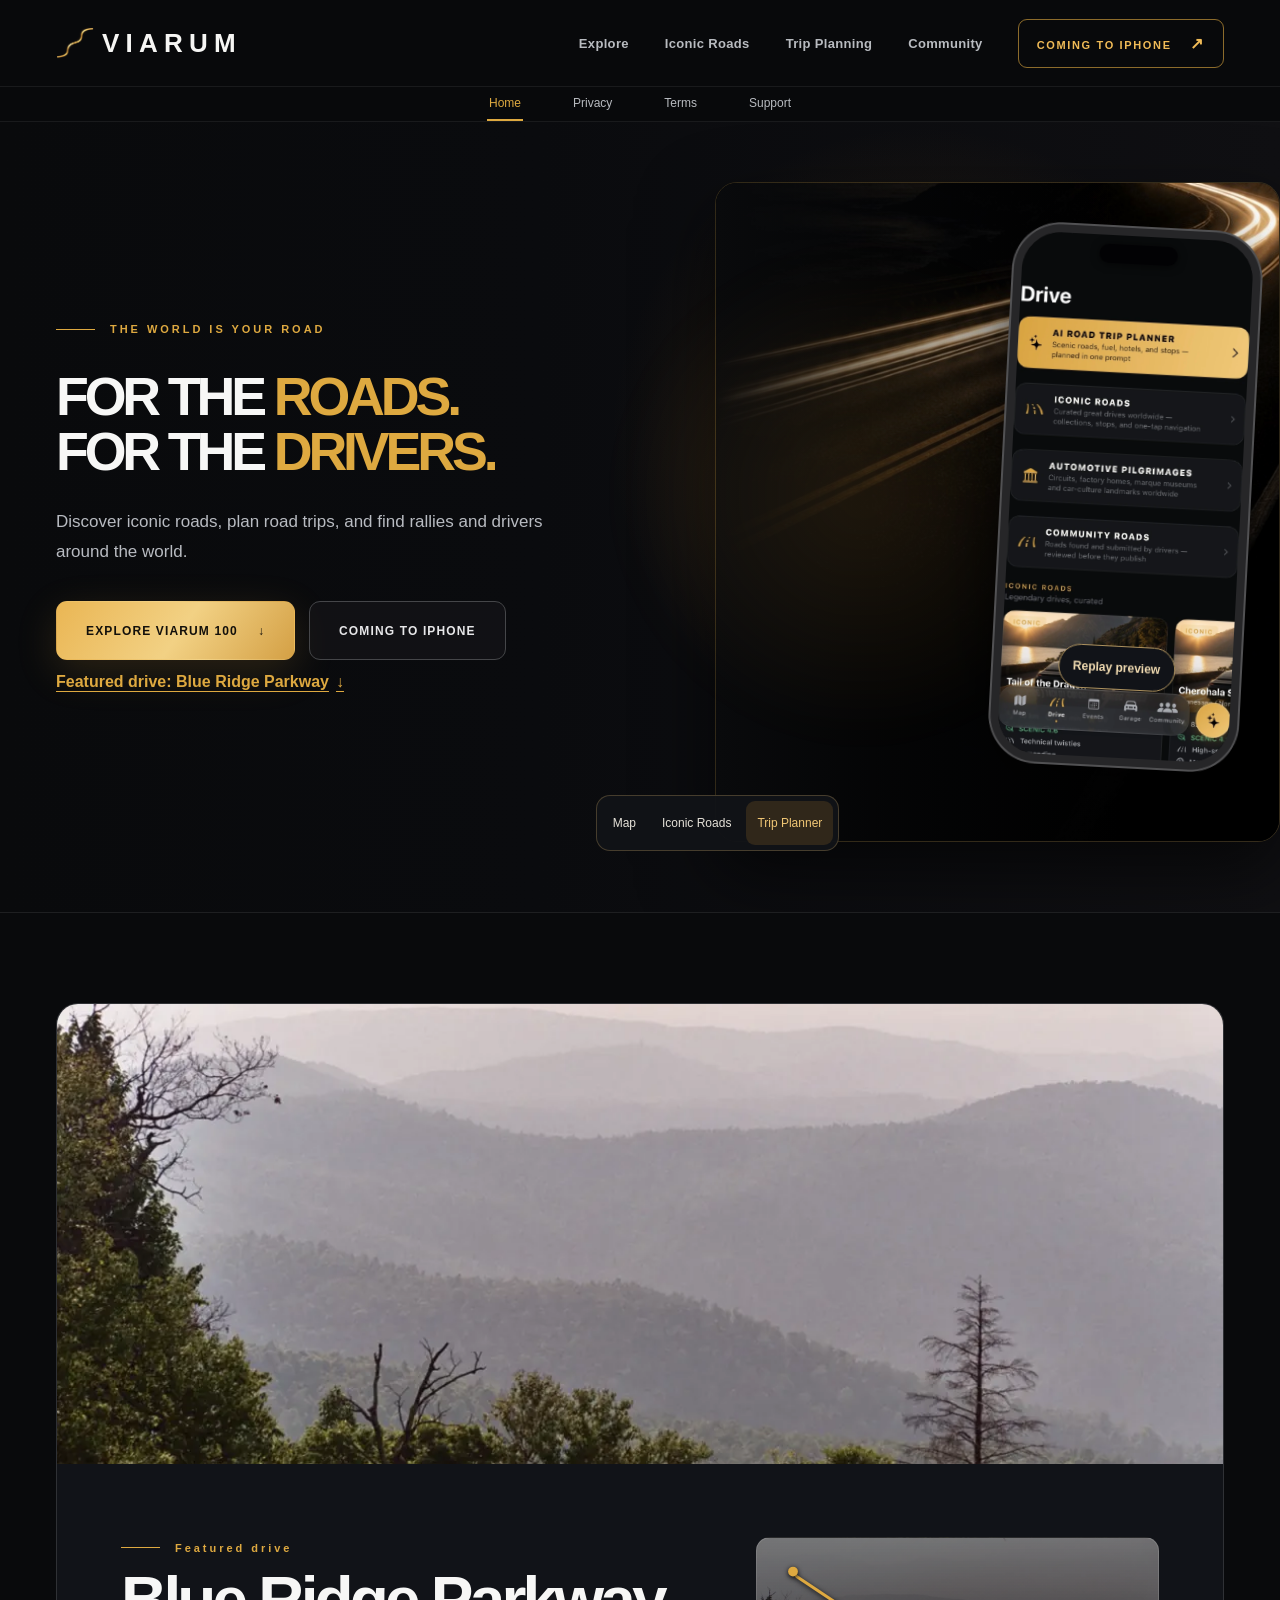
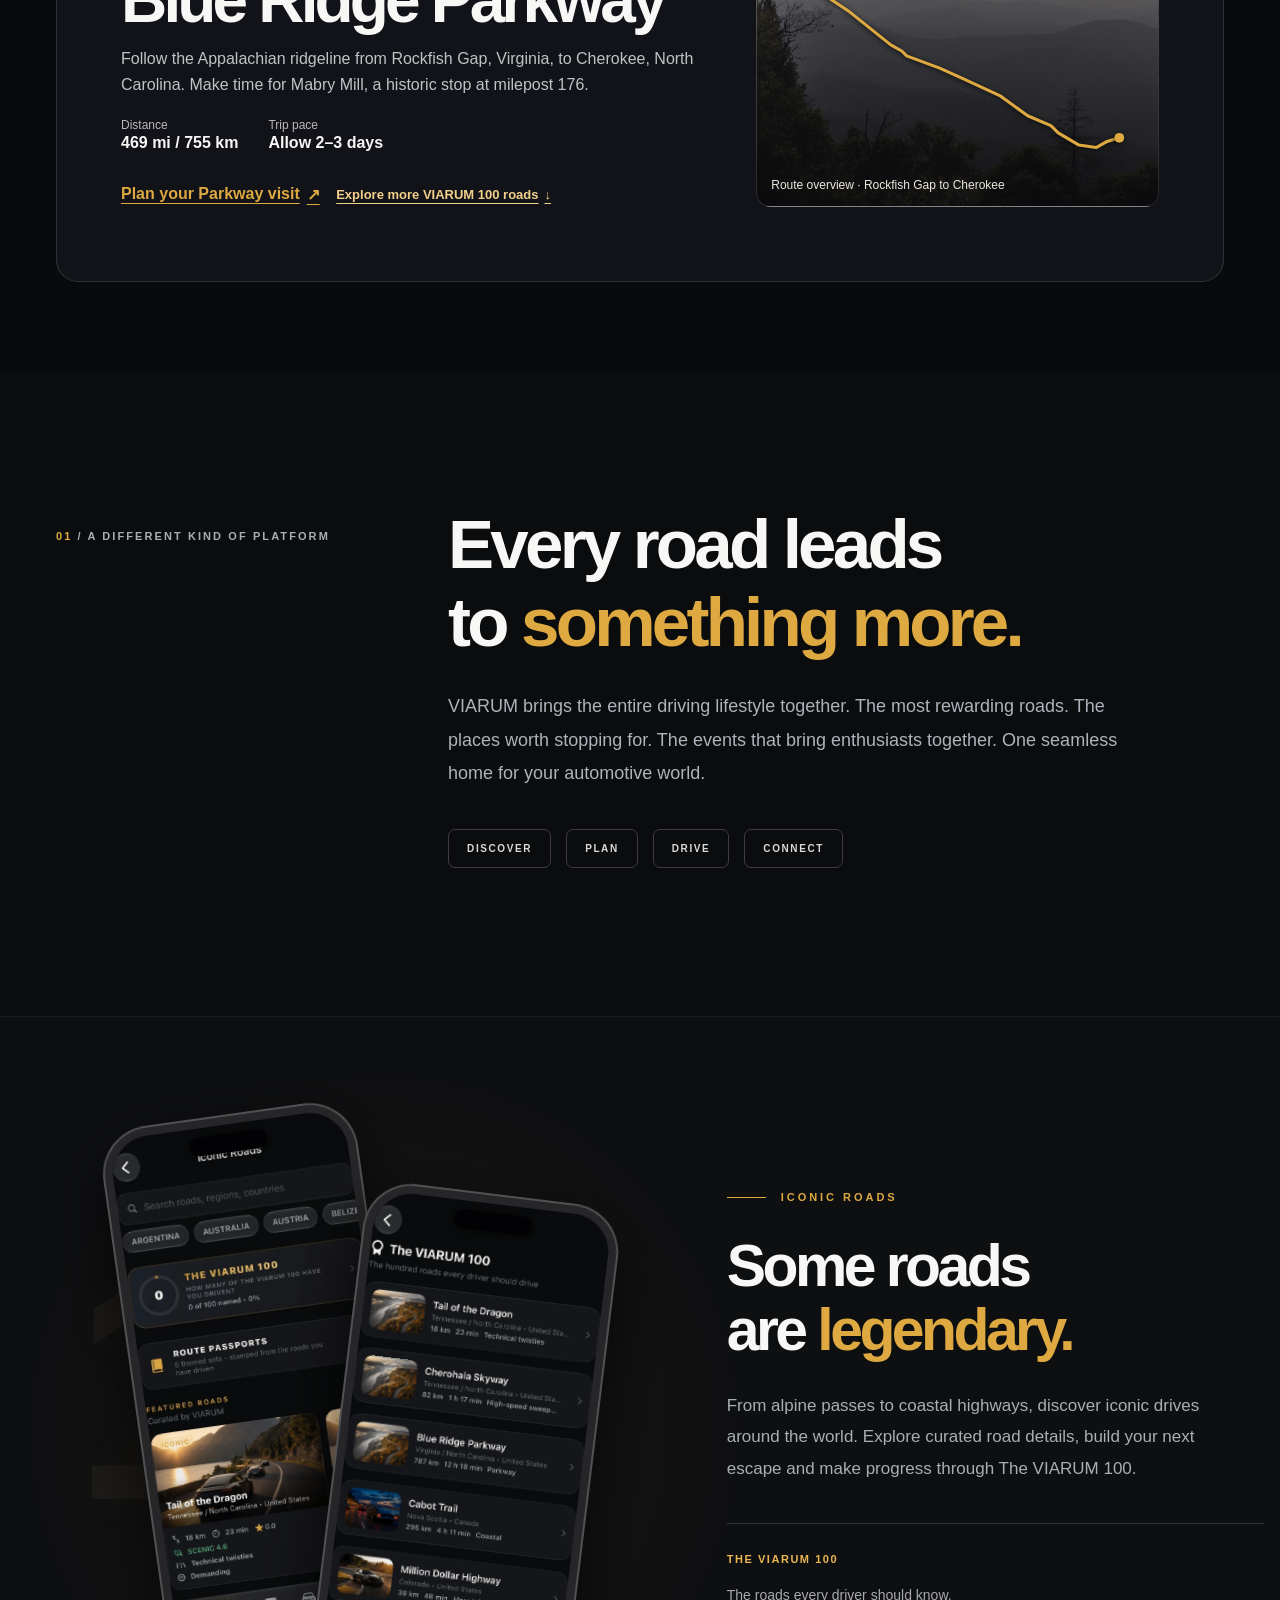
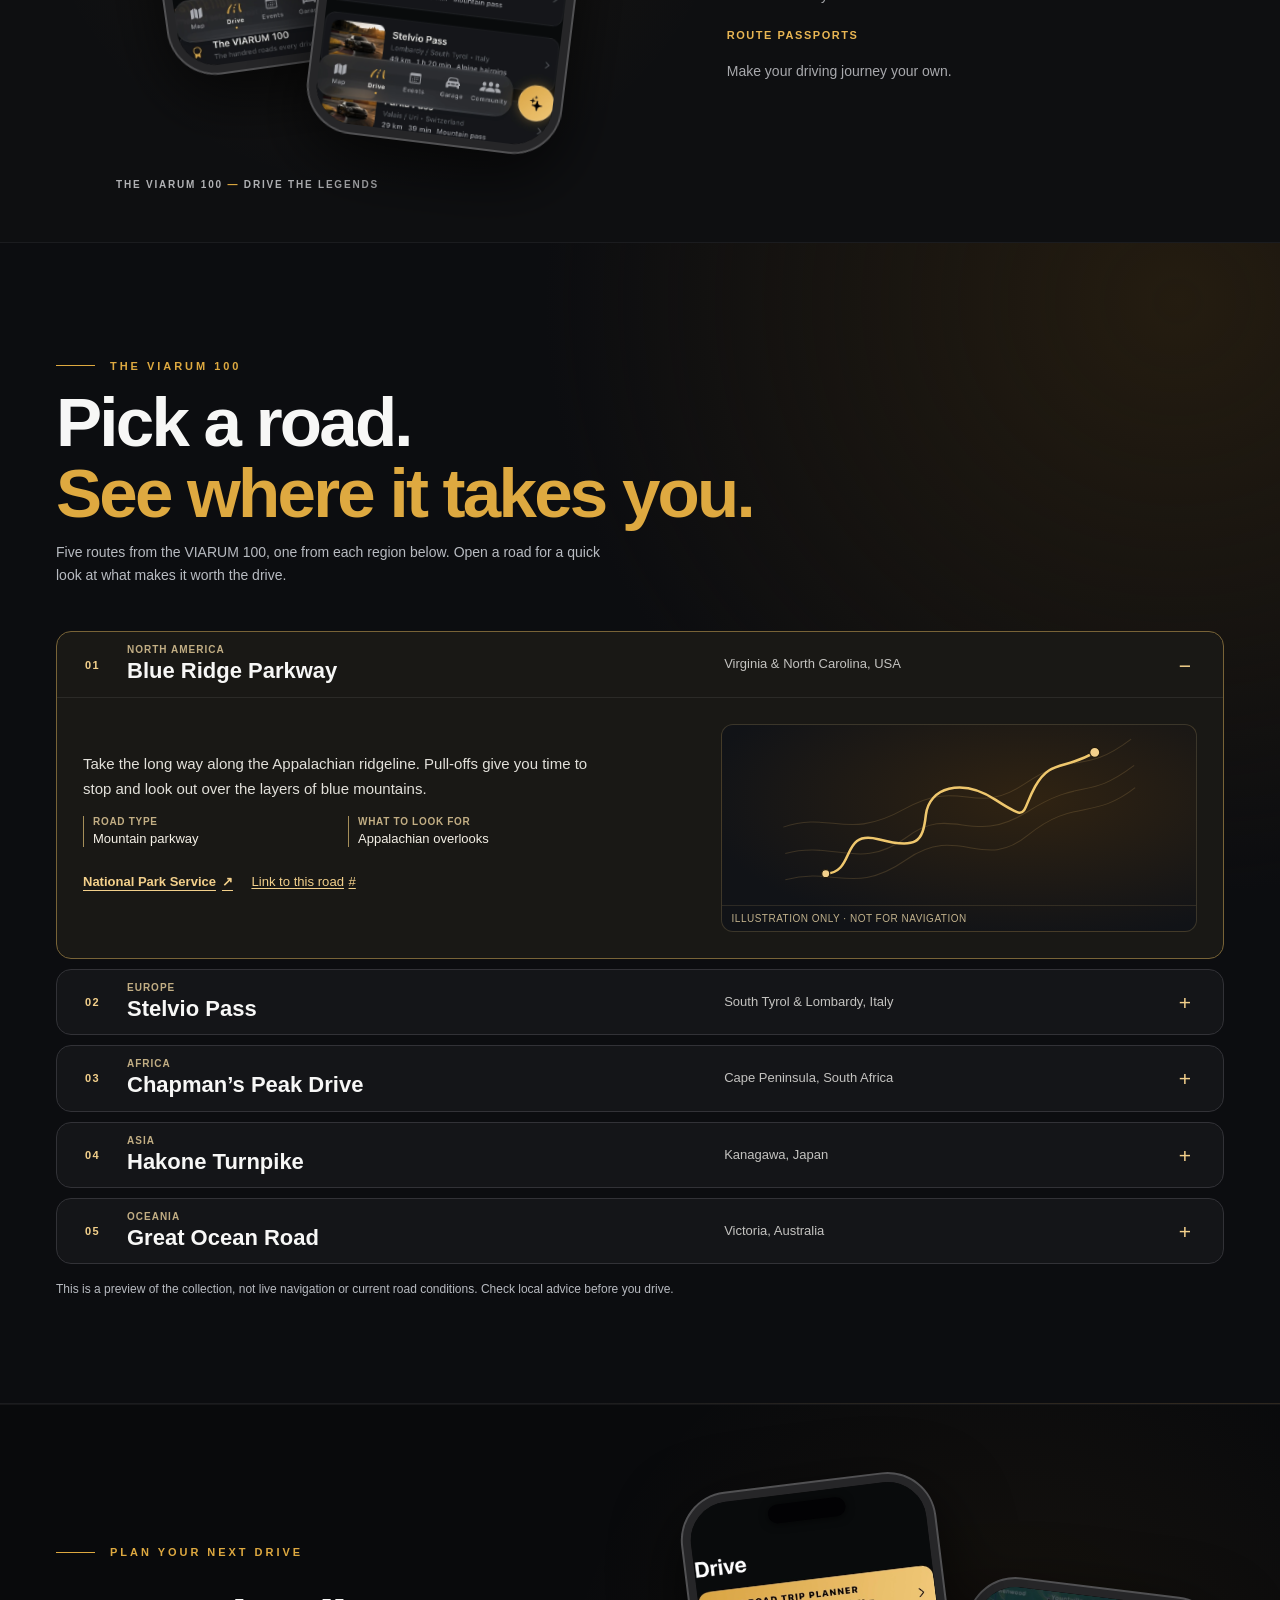
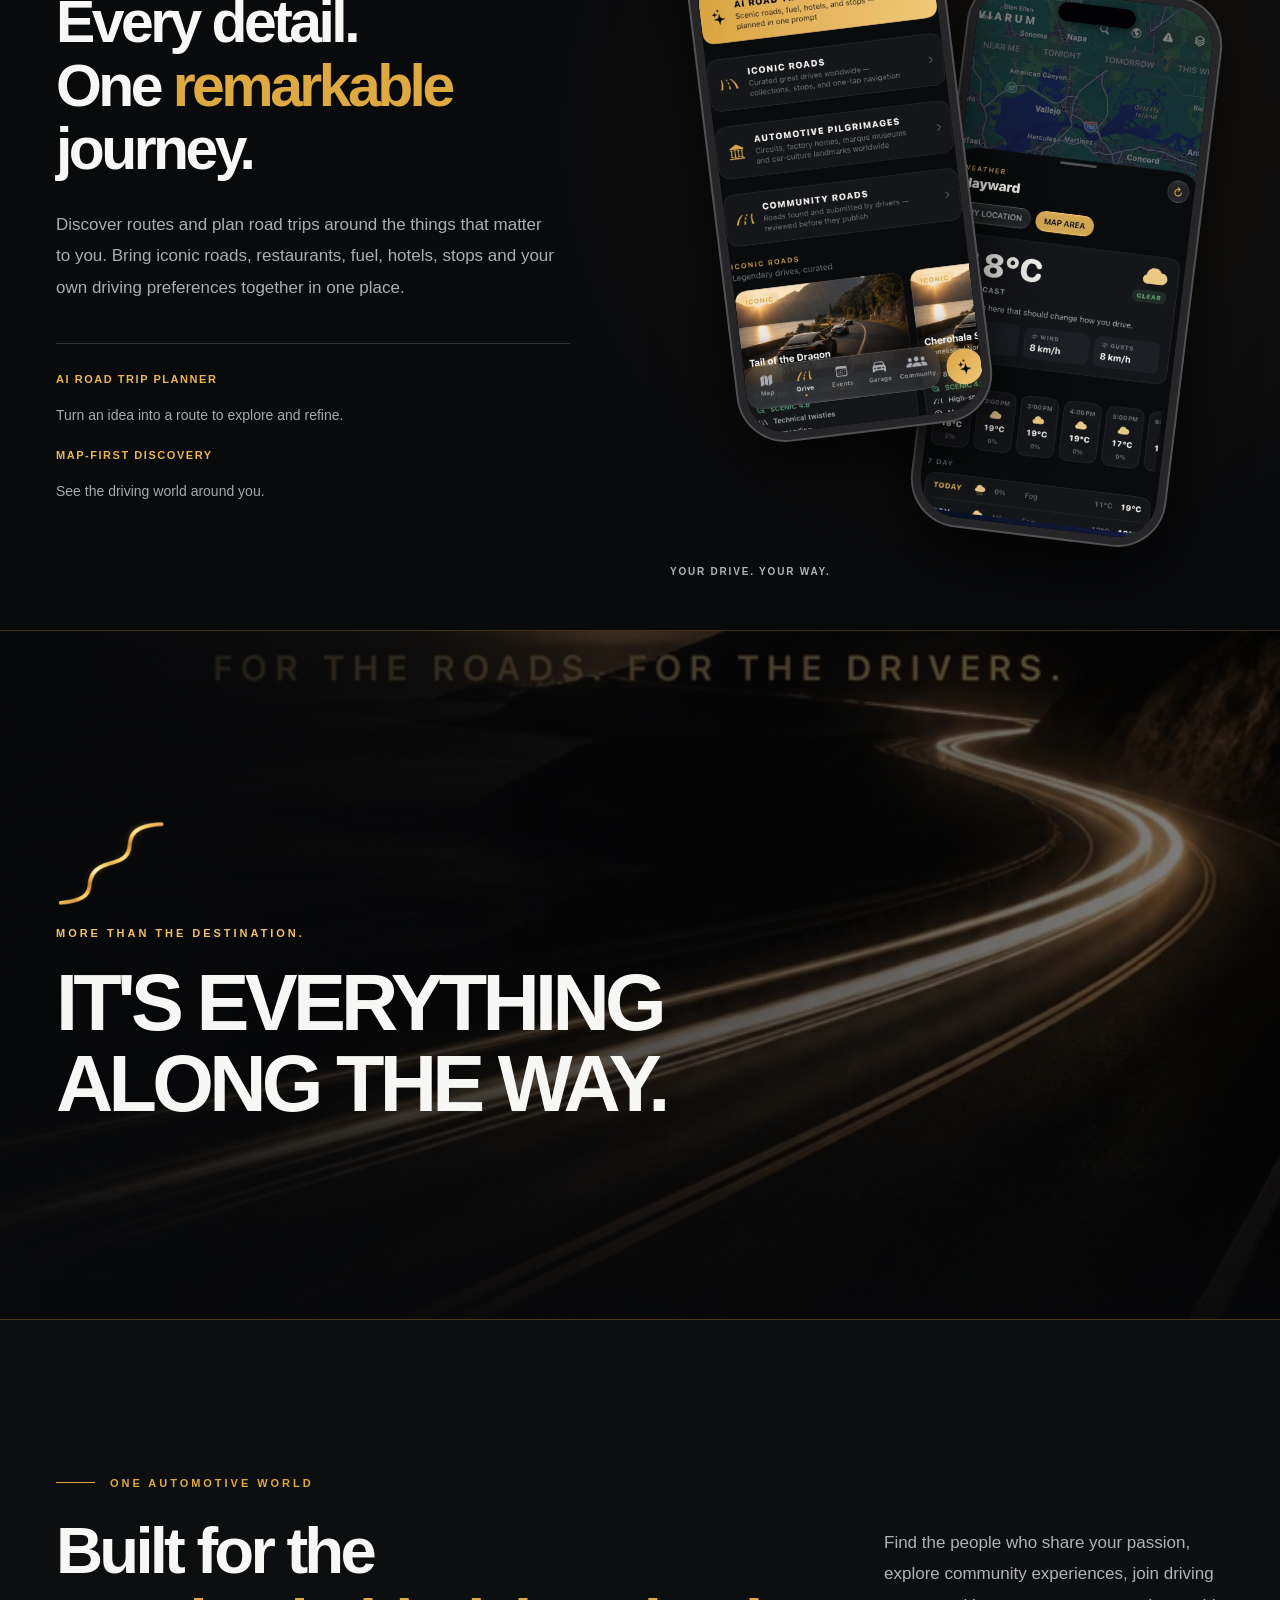
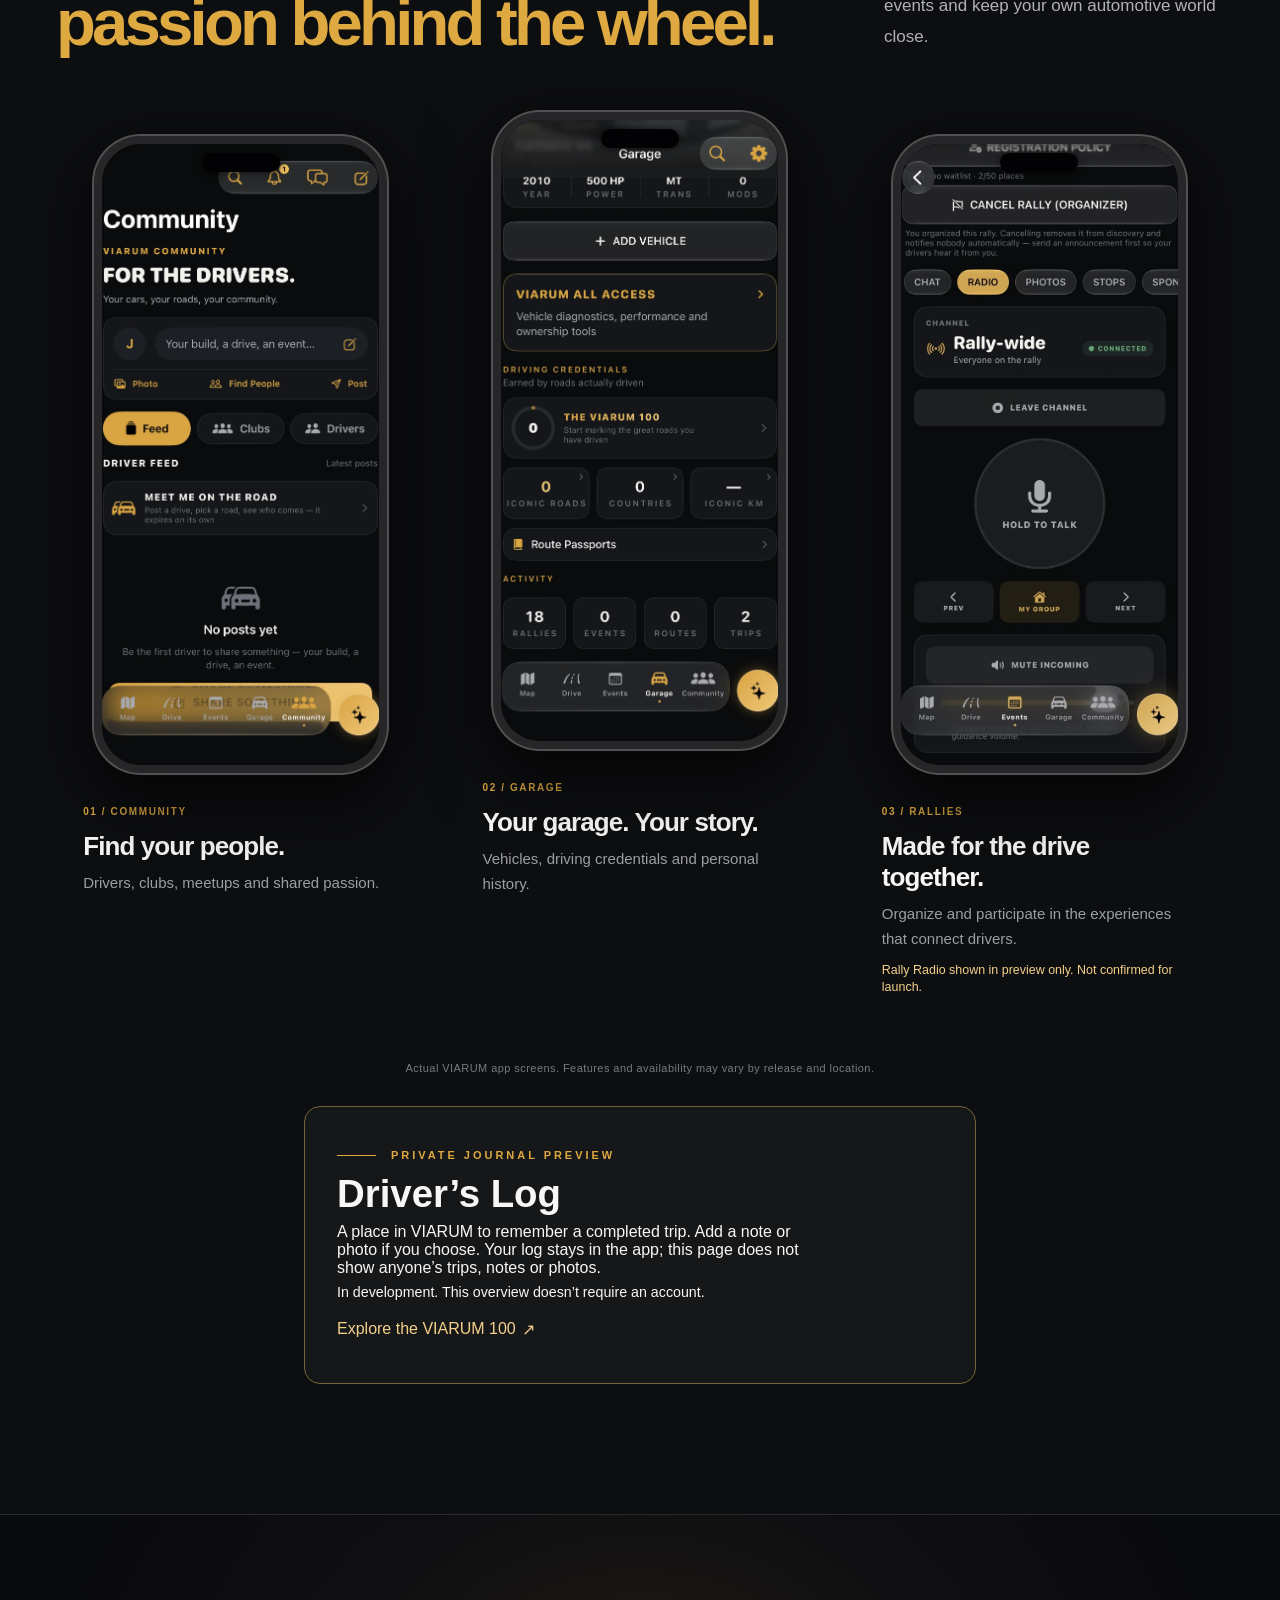
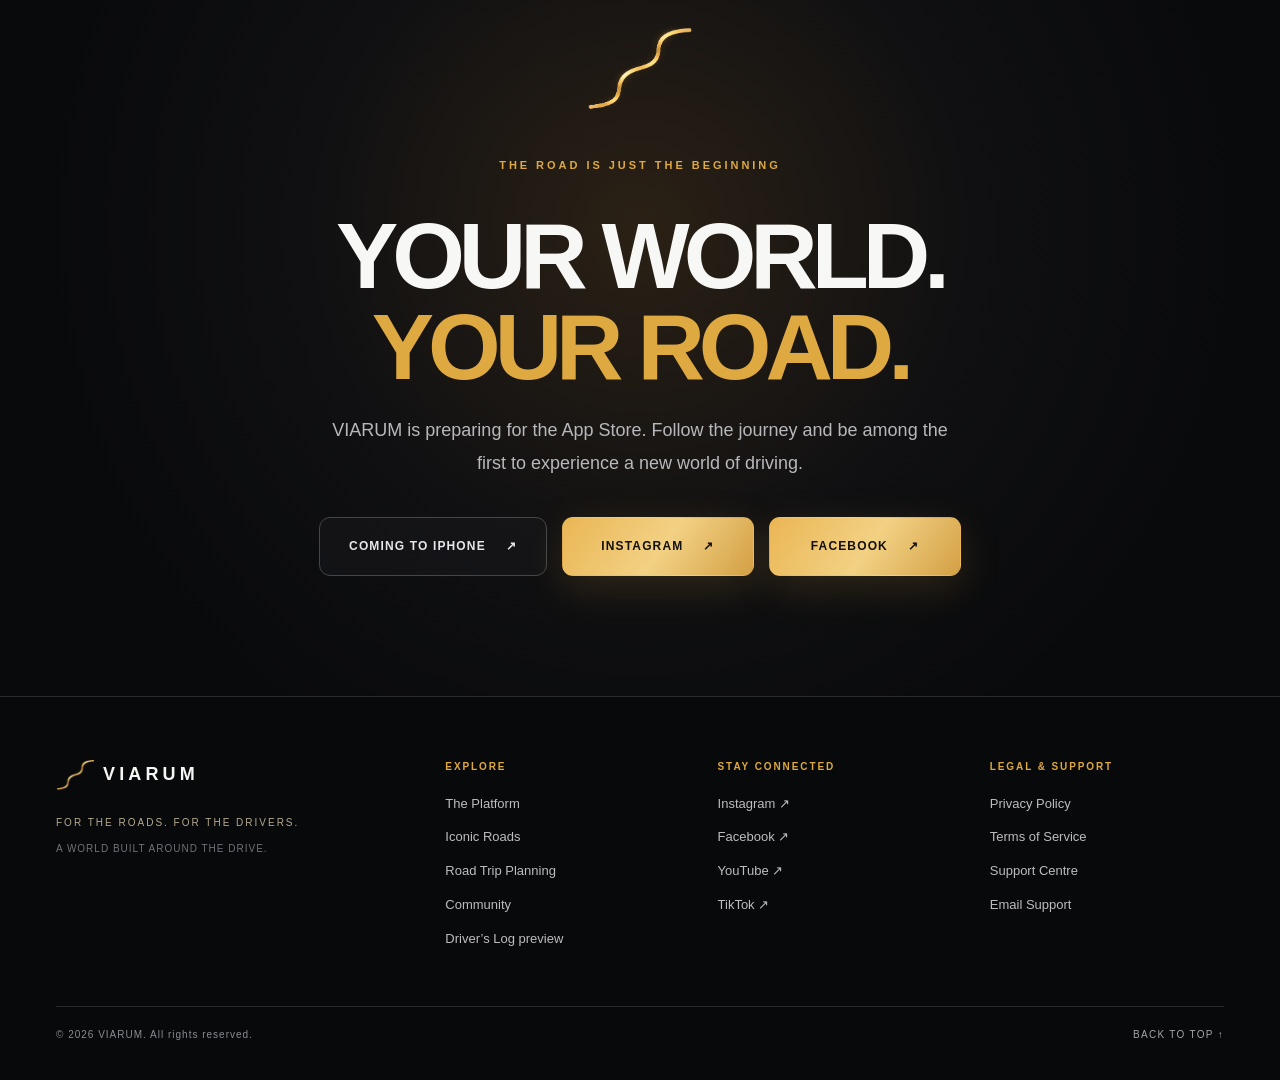
<file: index.html>
<!doctype html>
<html lang="en">
<head>
  <meta charset="utf-8">
  <meta name="viewport" content="width=device-width, initial-scale=1">
  <meta name="theme-color" content="#08090b">
  <meta name="description" content="VIARUM — for the roads, for the drivers. Explore iconic roads, plan unforgettable road trips, discover rallies and connect with the worldwide automotive community.">
  <meta name="robots" content="index,follow">
  <link rel="icon" type="image/png" href="assets/favicon.png">
  <link rel="preload" as="image" href="assets/coastal-drive.jpg">
  <link rel="stylesheet" href="styles.css?v=road-and-journal-preview-2">
  <meta property="og:type" content="website">
  <meta property="og:title" content="VIARUM — For the Roads. For the Drivers.">
  <meta property="og:description" content="The world is your road. A premium driving experience for iconic roads, rallies, road trips and automotive community.">
  <meta property="og:image" content="https://viarumapp.github.io/assets/social-preview.jpg">
  <meta property="og:url" content="https://viarumapp.github.io/">
  <meta name="twitter:card" content="summary_large_image">
  <title>VIARUM | For the Roads. For the Drivers.</title>
  <script src="script.js?v=road-and-journal-preview-2" defer></script>
</head>
<body>
  <a href="#main" class="skip">Skip to main content</a>
  <header class="site-header" id="top">
    <div class="container header-inner">
      <a class="brand" href="#top" aria-label="VIARUM Home">
        <img class="brand-mark" src="assets/viarum-mark-repaired.webp" width="38" height="38" alt="">
        <span class="brand-name">VIARUM</span>
      </a>
      <nav class="desktop-nav" aria-label="Main navigation">
        <a href="#explore">Explore</a>
        <a href="#roads">Iconic Roads</a>
        <a href="#planner">Trip Planning</a>
        <a href="#community">Community</a>
      </nav>
      <div class="nav-end">
        <a class="nav-cta" href="coming-soon.html" data-viarum-store-link>COMING TO IPHONE <span aria-hidden="true">↗</span></a>
        <button type="button" class="menu-toggle" aria-label="Open navigation" aria-controls="mobile-nav" aria-expanded="false"><span></span><span></span></button>
      </div>
    </div>
    <nav class="mobile-nav" id="mobile-nav" hidden aria-label="Mobile navigation">
      <a href="#explore">Explore VIARUM</a>
      <a href="#roads">Iconic Roads</a>
      <a href="#viarum-100">VIARUM 100</a>
      <a href="#planner">Trip Planning</a>
      <a href="#community">Community</a>
      <a href="coming-soon.html" data-viarum-store-link>Coming to iPhone</a>
    </nav>
    <nav class="site-tabs" aria-label="Site pages">
      <a href="/" aria-current="page">Home</a>
      <a href="/viarum/privacy.html">Privacy</a>
      <a href="/viarum/terms.html">Terms</a>
      <a href="/viarum/support.html">Support</a>
    </nav>
  </header>

  <main id="main">
    <section class="hero" aria-labelledby="hero-title">
      <div class="hero-ambient" aria-hidden="true"></div>
      <div class="container hero-layout">
        <div class="hero-content">
          <div class="hero-kicker"><span class="gold-rule"></span> THE WORLD IS YOUR ROAD</div>
          <h1 id="hero-title"><span class="hero-line">FOR THE <strong>ROADS.</strong></span><span class="hero-line">FOR THE <strong>DRIVERS.</strong></span></h1>
          <p class="hero-description">Discover iconic roads, plan road trips, and find rallies and drivers around the world.</p>
          <div class="hero-actions">
            <a class="button button-gold" href="#viarum-100">EXPLORE VIARUM 100 <span aria-hidden="true">↓</span></a>
            <a class="button button-outline" href="coming-soon.html" data-viarum-store-link>COMING TO IPHONE</a>
          </div>
          <a class="featured-drive-link" href="#featured-drive">Featured drive: Blue Ridge Parkway <span aria-hidden="true">↓</span></a>
        </div>
        <div class="hero-stage" aria-label="VIARUM automotive lifestyle and real app screenshot">
          <div class="road-photo-wrap"><img src="assets/coastal-drive.jpg" alt="Golden light trails winding along a dramatic coastal road" fetchpriority="high"></div>
          <div class="hero-halo" aria-hidden="true"></div>
          <div class="hero-phone phone" data-launch-preview aria-label="VIARUM app preview">
            <div class="phone-camera" aria-hidden="true"></div>
            <img src="assets/map.webp" class="hero-map" alt="Actual VIARUM app map showing automotive places and discovery tools">
            <video class="hero-launch" data-src="assets/viarum-launch.mp4" preload="none" muted playsinline hidden aria-hidden="true"></video>
            <button class="hero-replay" type="button" hidden>Replay preview</button>
          </div>
          <div class="preview-controls" role="group" aria-label="App preview screens">
            <button type="button" data-preview="map" aria-pressed="true">Map</button>
            <button type="button" data-preview="roads" aria-pressed="false">Iconic Roads</button>
            <button type="button" data-preview="drive" aria-pressed="false">Trip Planner</button>
          </div>
        </div>
      </div>
    </section>

    <section class="container featured-drive" id="featured-drive" aria-labelledby="featured-drive-title">
      <!-- Public-domain Parkway photo by Bob Ward, FHWA photo 67901. -->
      <div class="featured-drive-photo">
        <img src="assets/blue-ridge-parkway.webp" width="1150" height="767" loading="lazy" alt="Layers of Appalachian mountains seen from the Blue Ridge Parkway">
      </div>
      <div class="featured-drive-body">
        <div>
          <p class="eyebrow"><span class="gold-rule"></span> Featured drive</p>
          <h2 id="featured-drive-title">Blue Ridge Parkway</h2>
          <p>Follow the Appalachian ridgeline from Rockfish Gap, Virginia, to Cherokee, North Carolina. Make time for Mabry Mill, a historic stop at milepost 176.</p>
          <dl class="featured-drive-facts">
            <div><dt>Distance</dt><dd>469 mi / 755 km</dd></div>
            <div><dt>Trip pace</dt><dd>Allow 2–3 days</dd></div>
          </dl>
          <a class="featured-drive-link" href="https://www.nps.gov/blri/planyourvisit/index.htm">Plan your Parkway visit <span aria-hidden="true">↗</span></a>
          <a class="road-atlas-jump" href="#viarum-100">Explore more VIARUM 100 roads <span aria-hidden="true">↓</span></a>
        </div>
        <figure class="featured-drive-route">
          <svg viewBox="0 0 305 185" aria-hidden="true">
            <polyline points="18,16 21,20 63,48 98,76 107,81 111,85 138,95 158,104 188,118 210,134 229,142 235,148 252,158 266,160 275,155 285,152" fill="none" stroke="currentColor" stroke-width="2.5" stroke-linecap="round" stroke-linejoin="round"/>
            <circle cx="18" cy="16" r="4" fill="currentColor"/>
            <circle cx="285" cy="152" r="4" fill="currentColor"/>
          </svg>
          <figcaption>Route overview · Rockfish Gap to Cherokee</figcaption>
        </figure>
      </div>
    </section>

    <section class="intro-section" id="explore">
      <div class="container intro-grid">
        <div class="intro-label"><span class="section-no">01</span> / A DIFFERENT KIND OF PLATFORM</div>
        <div class="intro-body">
          <h2>Every road leads<br>to <em>something more.</em></h2>
          <p>VIARUM brings the entire driving lifestyle together. The most rewarding roads. The places worth stopping for. The events that bring enthusiasts together. One seamless home for your automotive world.</p>
          <div class="intro-values"><span>DISCOVER</span><span>PLAN</span><span>DRIVE</span><span>CONNECT</span></div>
        </div>
      </div>
    </section>

    <section class="feature-section feature-roads" id="roads">
      <div class="container feature-grid">
        <div class="feature-visual visual-roads">
          <span class="visual-texture" aria-hidden="true">100</span>
          <div class="feature-phone phone phone-roads-one"><div class="phone-camera"></div><img src="assets/roads.webp" alt="VIARUM Iconic Roads screen featuring curated drives and Route Passports" loading="lazy"></div>
          <div class="feature-phone phone phone-roads-two"><div class="phone-camera"></div><img src="assets/roads100.webp" alt="The VIARUM 100 list of famous driving roads" loading="lazy"></div>
          <div class="visual-label">THE VIARUM 100 <span>—</span> DRIVE THE LEGENDS</div>
        </div>
        <div class="feature-copy">
          <p class="eyebrow"><span class="gold-rule"></span> ICONIC ROADS</p>
          <h2>Some roads<br>are <em>legendary.</em></h2>
          <p>From alpine passes to coastal highways, discover iconic drives around the world. Explore curated road details, build your next escape and make progress through The VIARUM 100.</p>
          <div class="feature-details"><div><strong>THE VIARUM 100</strong><span>The roads every driver should know.</span></div><div><strong>ROUTE PASSPORTS</strong><span>Make your driving journey your own.</span></div></div>
        </div>
      </div>
    </section>

    <section class="road-atlas" id="viarum-100" aria-labelledby="road-atlas-title">
      <div class="container">
        <div class="road-atlas-heading">
          <p class="eyebrow"><span class="gold-rule"></span> THE VIARUM 100</p>
          <h2 id="road-atlas-title">Pick a road.<br><em>See where it takes you.</em></h2>
          <p>Five routes from the VIARUM 100, one from each region below. Open a road for a quick look at what makes it worth the drive.</p>
        </div>
        <div class="road-atlas-list">
          <details class="road-atlas-card" name="viarum-road-atlas" data-road="blue-ridge-parkway" id="road-blue-ridge-parkway" open>
            <summary>
              <span class="road-atlas-index" aria-hidden="true">01</span>
              <span class="road-atlas-title"><span class="road-atlas-region">North America</span><span class="road-atlas-name">Blue Ridge Parkway</span></span>
              <span class="road-atlas-location">Virginia &amp; North Carolina, USA</span>
              <span class="road-atlas-toggle" aria-hidden="true"></span>
            </summary>
            <div class="road-atlas-panel">
              <div class="road-atlas-copy">
                <p>Take the long way along the Appalachian ridgeline. Pull-offs give you time to stop and look out over the layers of blue mountains.</p>
                <dl class="road-atlas-facts"><div><dt>Road type</dt><dd>Mountain parkway</dd></div><div><dt>What to look for</dt><dd>Appalachian overlooks</dd></div></dl>
                <a class="road-atlas-source" href="https://www.nps.gov/blri/planyourvisit/index.htm">National Park Service <span aria-hidden="true">↗</span></a>
                <a class="road-atlas-permalink" href="#road-blue-ridge-parkway" aria-label="Link to this road: Blue Ridge Parkway">Link to this road <span aria-hidden="true">#</span></a>
                <button class="road-atlas-share" type="button" hidden aria-label="Share this road: Blue Ridge Parkway">Share this road</button>
                <button class="road-atlas-share road-atlas-copy" type="button" hidden aria-label="Copy road link: Blue Ridge Parkway">Copy road link</button>
                <span class="road-atlas-share-status" role="status"></span>
              </div>
              <figure class="road-atlas-art">
                <svg viewBox="0 0 320 178" fill="none" aria-hidden="true" focusable="false">
                  <path class="road-atlas-contour" d="M-12 153 C39 140 56 169 108 133 S183 146 228 109 S292 95 334 62 M-12 127 C37 114 62 145 108 111 S171 121 227 86 S285 76 333 40 M-14 101 C34 85 49 115 106 83 S175 92 225 58 S281 51 330 14" />
                  <path class="road-atlas-trace" d="M28 147 C58 146 42 103 80 113 S124 116 127 89 S162 52 196 74 S220 88 235 61 S263 45 294 27" />
                  <circle class="road-atlas-pin" cx="28" cy="147" r="4"/>
                  <circle class="road-atlas-pin" cx="294" cy="27" r="5"/>
                </svg>
                <figcaption>Illustration only · not for navigation</figcaption>
              </figure>
            </div>
          </details>
          <details class="road-atlas-card" name="viarum-road-atlas" data-road="stelvio-pass" id="road-stelvio-pass">
            <summary>
              <span class="road-atlas-index" aria-hidden="true">02</span>
              <span class="road-atlas-title"><span class="road-atlas-region">Europe</span><span class="road-atlas-name">Stelvio Pass</span></span>
              <span class="road-atlas-location">South Tyrol &amp; Lombardy, Italy</span>
              <span class="road-atlas-toggle" aria-hidden="true"></span>
            </summary>
            <div class="road-atlas-panel">
              <div class="road-atlas-copy">
                <p>A high pass between Lombardy and South Tyrol, with a stack of switchbacks on the South Tyrol side. Check seasonal restrictions before heading up.</p>
                <dl class="road-atlas-facts"><div><dt>Road type</dt><dd>Alpine pass</dd></div><div><dt>What to look for</dt><dd>High mountain switchbacks</dd></div></dl>
                <a class="road-atlas-source" href="https://www.suedtirol.info/en/en/information/mobility/mountain-passes-in-south-tyrol">South Tyrol travel information <span aria-hidden="true">↗</span></a>
                <a class="road-atlas-permalink" href="#road-stelvio-pass" aria-label="Link to this road: Stelvio Pass">Link to this road <span aria-hidden="true">#</span></a>
                <button class="road-atlas-share" type="button" hidden aria-label="Share this road: Stelvio Pass">Share this road</button>
                <button class="road-atlas-share road-atlas-copy" type="button" hidden aria-label="Copy road link: Stelvio Pass">Copy road link</button>
                <span class="road-atlas-share-status" role="status"></span>
              </div>
              <figure class="road-atlas-art">
                <svg viewBox="0 0 320 178" fill="none" aria-hidden="true" focusable="false">
                  <path class="road-atlas-contour" d="M-12 153 C39 140 56 169 108 133 S183 146 228 109 S292 95 334 62 M-12 127 C37 114 62 145 108 111 S171 121 227 86 S285 76 333 40 M-14 101 C34 85 49 115 106 83 S175 92 225 58 S281 51 330 14" />
                  <path class="road-atlas-trace" d="M25 151 C58 155 85 155 115 142 Q131 135 115 126 L84 114 Q76 107 89 102 L165 108 Q180 108 170 97 L139 79 Q132 70 147 67 L211 76 Q227 77 221 64 L199 48 Q190 36 207 36 L261 41 Q278 43 296 25" />
                  <circle class="road-atlas-pin" cx="25" cy="151" r="4"/>
                  <circle class="road-atlas-pin" cx="296" cy="25" r="5"/>
                </svg>
                <figcaption>Illustration only · not for navigation</figcaption>
              </figure>
            </div>
          </details>
          <details class="road-atlas-card" name="viarum-road-atlas" data-road="chapmans-peak" id="road-chapmans-peak">
            <summary>
              <span class="road-atlas-index" aria-hidden="true">03</span>
              <span class="road-atlas-title"><span class="road-atlas-region">Africa</span><span class="road-atlas-name">Chapman’s Peak Drive</span></span>
              <span class="road-atlas-location">Cape Peninsula, South Africa</span>
              <span class="road-atlas-toggle" aria-hidden="true"></span>
            </summary>
            <div class="road-atlas-panel">
              <div class="road-atlas-copy">
                <p>Follow the cliffs between Hout Bay and Noordhoek, with the Atlantic below. Check the toll road’s operating status before you set off.</p>
                <dl class="road-atlas-facts"><div><dt>Road type</dt><dd>Coastal cliff road</dd></div><div><dt>What to look for</dt><dd>Hout Bay to Noordhoek</dd></div></dl>
                <a class="road-atlas-source" href="https://www.capetown.travel/listing/chapmans-peak-drive/">Cape Town Tourism <span aria-hidden="true">↗</span></a>
                <a class="road-atlas-permalink" href="#road-chapmans-peak" aria-label="Link to this road: Chapman’s Peak Drive">Link to this road <span aria-hidden="true">#</span></a>
                <button class="road-atlas-share" type="button" hidden aria-label="Share this road: Chapman’s Peak Drive">Share this road</button>
                <button class="road-atlas-share road-atlas-copy" type="button" hidden aria-label="Copy road link: Chapman’s Peak Drive">Copy road link</button>
                <span class="road-atlas-share-status" role="status"></span>
              </div>
              <figure class="road-atlas-art">
                <svg viewBox="0 0 320 178" fill="none" aria-hidden="true" focusable="false">
                  <path class="road-atlas-contour" d="M-12 153 C39 140 56 169 108 133 S183 146 228 109 S292 95 334 62 M-12 127 C37 114 62 145 108 111 S171 121 227 86 S285 76 333 40 M-14 101 C34 85 49 115 106 83 S175 92 225 58 S281 51 330 14" />
                  <path class="road-atlas-trace" d="M31 131 C66 144 69 99 103 112 S139 143 170 111 C205 75 206 109 228 110 S229 74 255 69 S269 35 294 29" />
                  <circle class="road-atlas-pin" cx="31" cy="131" r="4"/>
                  <circle class="road-atlas-pin" cx="294" cy="29" r="5"/>
                </svg>
                <figcaption>Illustration only · not for navigation</figcaption>
              </figure>
            </div>
          </details>
          <details class="road-atlas-card" name="viarum-road-atlas" data-road="hakone-turnpike" id="road-hakone-turnpike">
            <summary>
              <span class="road-atlas-index" aria-hidden="true">04</span>
              <span class="road-atlas-title"><span class="road-atlas-region">Asia</span><span class="road-atlas-name">Hakone Turnpike</span></span>
              <span class="road-atlas-location">Kanagawa, Japan</span>
              <span class="road-atlas-toggle" aria-hidden="true"></span>
            </summary>
            <div class="road-atlas-panel">
              <div class="road-atlas-copy">
                <p>Head into the Hakone mountains from Odawara. On a clear day the Daikanzan outlook opens up views toward Mount Fuji and Lake Ashi.</p>
                <dl class="road-atlas-facts"><div><dt>Road type</dt><dd>Mountain toll road</dd></div><div><dt>What to look for</dt><dd>Daikanzan outlook</dd></div></dl>
                <a class="road-atlas-source" href="https://tourism-road.or.jp/drive_guide_en/anest-iwata-turnpike-hakone">Japan Scenic Road Guide <span aria-hidden="true">↗</span></a>
                <a class="road-atlas-permalink" href="#road-hakone-turnpike" aria-label="Link to this road: Hakone Turnpike">Link to this road <span aria-hidden="true">#</span></a>
                <button class="road-atlas-share" type="button" hidden aria-label="Share this road: Hakone Turnpike">Share this road</button>
                <button class="road-atlas-share road-atlas-copy" type="button" hidden aria-label="Copy road link: Hakone Turnpike">Copy road link</button>
                <span class="road-atlas-share-status" role="status"></span>
              </div>
              <figure class="road-atlas-art">
                <svg viewBox="0 0 320 178" fill="none" aria-hidden="true" focusable="false">
                  <path class="road-atlas-contour" d="M-12 153 C39 140 56 169 108 133 S183 146 228 109 S292 95 334 62 M-12 127 C37 114 62 145 108 111 S171 121 227 86 S285 76 333 40 M-14 101 C34 85 49 115 106 83 S175 92 225 58 S281 51 330 14" />
                  <path class="road-atlas-trace" d="M25 133 C63 129 72 149 98 116 S144 85 163 91 C188 101 197 77 210 61 S230 58 249 64 S283 56 295 30" />
                  <circle class="road-atlas-pin" cx="25" cy="133" r="4"/>
                  <circle class="road-atlas-pin" cx="295" cy="30" r="5"/>
                </svg>
                <figcaption>Illustration only · not for navigation</figcaption>
              </figure>
            </div>
          </details>
          <details class="road-atlas-card" name="viarum-road-atlas" data-road="great-ocean-road" id="road-great-ocean-road">
            <summary>
              <span class="road-atlas-index" aria-hidden="true">05</span>
              <span class="road-atlas-title"><span class="road-atlas-region">Oceania</span><span class="road-atlas-name">Great Ocean Road</span></span>
              <span class="road-atlas-location">Victoria, Australia</span>
              <span class="road-atlas-toggle" aria-hidden="true"></span>
            </summary>
            <div class="road-atlas-panel">
              <div class="road-atlas-copy">
                <p>Start in Torquay and follow Victoria’s coast. Make time for the Twelve Apostles lookouts and leave enough room in the day for the stops in between.</p>
                <dl class="road-atlas-facts"><div><dt>Road type</dt><dd>Coastal touring road</dd></div><div><dt>What to look for</dt><dd>Twelve Apostles lookouts</dd></div></dl>
                <a class="road-atlas-source" href="https://www.visitvictoria.com/regions/great-ocean-road/see-and-do/road-trips-and-itineraries/great-ocean-road-touring-route">Visit Victoria <span aria-hidden="true">↗</span></a>
                <a class="road-atlas-permalink" href="#road-great-ocean-road" aria-label="Link to this road: Great Ocean Road">Link to this road <span aria-hidden="true">#</span></a>
                <button class="road-atlas-share" type="button" hidden aria-label="Share this road: Great Ocean Road">Share this road</button>
                <button class="road-atlas-share road-atlas-copy" type="button" hidden aria-label="Copy road link: Great Ocean Road">Copy road link</button>
                <span class="road-atlas-share-status" role="status"></span>
              </div>
              <figure class="road-atlas-art">
                <svg viewBox="0 0 320 178" fill="none" aria-hidden="true" focusable="false">
                  <path class="road-atlas-contour" d="M-12 153 C39 140 56 169 108 133 S183 146 228 109 S292 95 334 62 M-12 127 C37 114 62 145 108 111 S171 121 227 86 S285 76 333 40 M-14 101 C34 85 49 115 106 83 S175 92 225 58 S281 51 330 14" />
                  <path class="road-atlas-trace" d="M26 65 C61 72 63 116 97 113 S131 84 163 99 S195 134 230 108 S260 70 294 81" />
                  <circle class="road-atlas-pin" cx="26" cy="65" r="4"/>
                  <circle class="road-atlas-pin" cx="294" cy="81" r="5"/>
                </svg>
                <figcaption>Illustration only · not for navigation</figcaption>
              </figure>
            </div>
          </details>
        </div>
        <p class="road-atlas-disclosure">This is a preview of the collection, not live navigation or current road conditions. Check local advice before you drive.</p>
      </div>
    </section>

    <section class="feature-section feature-planner" id="planner">
      <div class="container feature-grid feature-reverse">
        <div class="feature-copy">
          <p class="eyebrow"><span class="gold-rule"></span> PLAN YOUR NEXT DRIVE</p>
          <h2>Every detail.<br>One <em>remarkable</em><br>journey.</h2>
          <p>Discover routes and plan road trips around the things that matter to you. Bring iconic roads, restaurants, fuel, hotels, stops and your own driving preferences together in one place.</p>
          <div class="feature-details"><div><strong>AI ROAD TRIP PLANNER</strong><span>Turn an idea into a route to explore and refine.</span></div><div><strong>MAP-FIRST DISCOVERY</strong><span>See the driving world around you.</span></div></div>
        </div>
        <div class="feature-visual visual-plan">
          <div class="feature-phone phone phone-plan-one"><div class="phone-camera"></div><img src="assets/drive.webp" alt="VIARUM Drive tab with AI Road Trip Planner and Iconic Roads" loading="lazy"></div>
          <div class="feature-phone phone phone-plan-two"><div class="phone-camera"></div><img src="assets/weather.webp" alt="VIARUM in-app weather forecast displayed over the driving map" loading="lazy"></div>
          <div class="visual-label">YOUR DRIVE. YOUR WAY.</div>
        </div>
      </div>
    </section>

    <section class="cinematic" aria-label="VIARUM brand statement">
      <div class="cinematic-image"><img src="assets/viarum-splash.jpg" alt="The official VIARUM splash artwork featuring a winding illuminated road at night" loading="lazy"></div>
      <div class="cinematic-content container">
        <img src="assets/viarum-mark-repaired.webp" alt="VIARUM gold road symbol" width="142" height="118">
        <p>MORE THAN THE DESTINATION.</p>
        <h2>IT'S EVERYTHING<br>ALONG THE WAY.</h2>
      </div>
    </section>

    <section class="community-section" id="community">
      <div class="container">
        <div class="community-head">
          <div><p class="eyebrow"><span class="gold-rule"></span> ONE AUTOMOTIVE WORLD</p><h2>Built for the<br><em>passion behind the wheel.</em></h2></div>
          <p>Find the people who share your passion, explore community experiences, join driving events and keep your own automotive world close.</p>
        </div>
        <div class="screen-showcase">
          <article class="showcase-item">
            <div class="showcase-phone phone"><div class="phone-camera"></div><img src="assets/community.webp" alt="VIARUM Community screen with Feed, Clubs and Drivers" loading="lazy"></div>
            <div class="showcase-caption"><span>01 / COMMUNITY</span><h3>Find your people.</h3><p>Drivers, clubs, meetups and shared passion.</p></div>
          </article>
          <article class="showcase-item showcased">
            <div class="showcase-phone phone"><div class="phone-camera"></div><img src="assets/garage.webp" alt="VIARUM Garage showing a vehicle profile and driving credentials" loading="lazy"></div>
            <div class="showcase-caption"><span>02 / GARAGE</span><h3>Your garage. Your story.</h3><p>Vehicles, driving credentials and personal history.</p></div>
          </article>
          <article class="showcase-item">
            <div class="showcase-phone phone"><div class="phone-camera"></div><img src="assets/radio.webp" alt="VIARUM Rally screen displaying an in-app radio channel interface" loading="lazy"></div>
            <div class="showcase-caption"><span>03 / RALLIES</span><h3>Made for the drive together.</h3><p>Organize and participate in the experiences that connect drivers.</p><p class="showcase-preview-note">Rally Radio shown in preview only. Not confirmed for launch.</p></div>
          </article>
        </div>
        <p class="screen-disclosure">Actual VIARUM app screens. Features and availability may vary by release and location.</p>
        <article class="drivers-log-preview" id="drivers-log" aria-labelledby="drivers-log-title">
          <p class="eyebrow"><span class="gold-rule"></span> PRIVATE JOURNAL PREVIEW</p>
          <h3 id="drivers-log-title">Driver’s Log</h3>
          <p>A place in VIARUM to remember a completed trip. Add a note or photo if you choose. Your log stays in the app; this page does not show anyone’s trips, notes or photos.</p>
          <p class="drivers-log-availability">In development. This overview doesn’t require an account.</p>
          <a href="#viarum-100">Explore the VIARUM 100 <span aria-hidden="true">↗</span></a>
        </article>
      </div>
    </section>

    <section class="closing-section" id="download">
      <div class="container closing-inner">
        <img src="assets/viarum-mark-repaired.webp" width="120" height="96" alt="VIARUM road symbol">
        <p class="eyebrow">THE ROAD IS JUST THE BEGINNING</p>
        <h2>YOUR WORLD.<br><em>YOUR ROAD.</em></h2>
        <p id="viarum-app-store-status" aria-live="polite">VIARUM is preparing for the App Store. Follow the journey and be among the first to experience a new world of driving.</p>
        <div class="closing-actions"><a class="button button-outline" href="coming-soon.html" data-viarum-store-link>COMING TO IPHONE <span aria-hidden="true">↗</span></a><a class="button button-gold" href="https://www.instagram.com/viarumapp/" target="_blank" rel="noopener noreferrer">INSTAGRAM <span aria-hidden="true">↗</span></a><a class="button button-gold" href="https://www.facebook.com/1287284864467090/">FACEBOOK <span aria-hidden="true">↗</span></a></div>
      </div>
    </section>
  </main>

  <footer class="site-footer">
 <div class="container footer-inner footer-luxe">
  <div class="footer-identity"><a class="footer-brand" href="index.html" aria-label="VIARUM home"><img src="assets/viarum-mark-repaired.webp" alt="" width="40" height="35"><span>VIARUM</span></a><p>FOR THE ROADS. FOR THE DRIVERS.</p><span class="footer-tagline">A WORLD BUILT AROUND THE DRIVE.</span></div>
  <div class="footer-group"><p class="footer-heading">EXPLORE</p><nav aria-label="Explore"><a href="index.html#explore">The Platform</a><a href="index.html#roads">Iconic Roads</a><a href="index.html#planner">Road Trip Planning</a><a href="index.html#community">Community</a><a href="index.html#drivers-log">Driver’s Log preview</a></nav></div>
  <div class="footer-group"><p class="footer-heading">STAY CONNECTED</p><nav aria-label="Social media">
    <a href="https://www.instagram.com/viarumapp/" target="_blank" rel="noopener noreferrer">Instagram ↗</a>
    <a href="https://www.facebook.com/1287284864467090/">Facebook ↗</a>
    <a href="https://www.youtube.com/@viarumapp" target="_blank" rel="noopener noreferrer">YouTube <span aria-hidden="true">↗</span></a>
    <a href="https://www.tiktok.com/@viarumapp" target="_blank" rel="noopener noreferrer">TikTok <span aria-hidden="true">↗</span></a>
  </nav></div>
  <div class="footer-group"><p class="footer-heading">LEGAL & SUPPORT</p><nav aria-label="Legal and support"><a href="https://viarumapp.github.io/viarum/privacy.html">Privacy Policy</a><a href="https://viarumapp.github.io/viarum/terms.html">Terms of Service</a><a href="https://viarumapp.github.io/viarum/support.html">Support Centre</a><a href="mailto:viarumsupport@gmail.com">Email Support</a></nav></div>
 </div>
 <div class="container footer-base"><span>© 2026 VIARUM. All rights reserved.</span><a href="#top">BACK TO TOP ↑</a></div>
</footer>
</body>
</html>
</file>
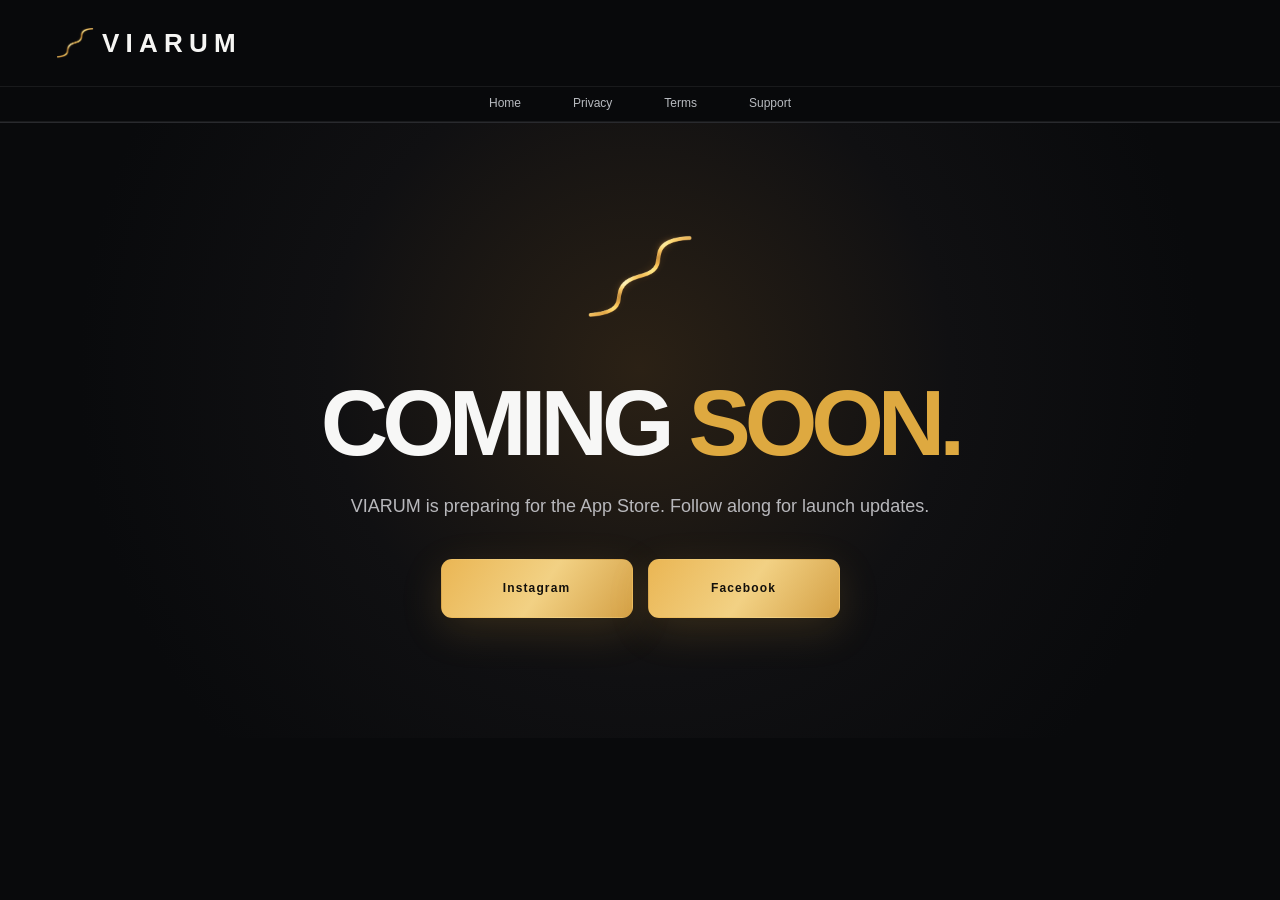
<file: coming-soon.html>
<!doctype html>
<html lang="en">
<head>
  <meta charset="utf-8">
  <meta name="viewport" content="width=device-width, initial-scale=1">
  <meta name="description" content="VIARUM is coming to the App Store. Follow VIARUM for launch updates.">
  <link rel="icon" type="image/png" href="assets/favicon.png">
  <link rel="stylesheet" href="styles.css?v=featured-route-2">
  <title>Coming Soon | VIARUM</title>
</head>
<body>
  <header class="site-header">
    <div class="container header-inner">
      <a class="brand" href="./" aria-label="VIARUM Home">
        <img class="brand-mark" src="assets/viarum-mark-repaired.webp" alt="" width="38" height="38">
        <span class="brand-name">VIARUM</span>
      </a>
    </div>
    <nav class="site-tabs" aria-label="Site pages">
      <a href="./">Home</a>
      <a href="/viarum/privacy.html">Privacy</a>
      <a href="/viarum/terms.html">Terms</a>
      <a href="/viarum/support.html">Support</a>
    </nav>
  </header>
  <main id="main">
    <section class="closing-section" aria-labelledby="coming-soon-title">
      <div class="container closing-inner">
        <img src="assets/viarum-mark-repaired.webp" alt="" width="120" height="96">
        <h2 id="coming-soon-title">COMING <em>SOON.</em></h2>
        <p>VIARUM is preparing for the App Store. Follow along for launch updates.</p>
        <div class="closing-actions">
          <a class="button button-gold" href="https://www.instagram.com/viarumapp/">Instagram</a>
          <a class="button button-gold" href="https://www.facebook.com/1287284864467090/">Facebook</a>
        </div>
      </div>
    </section>
  </main>
</body>
</html>
</file>
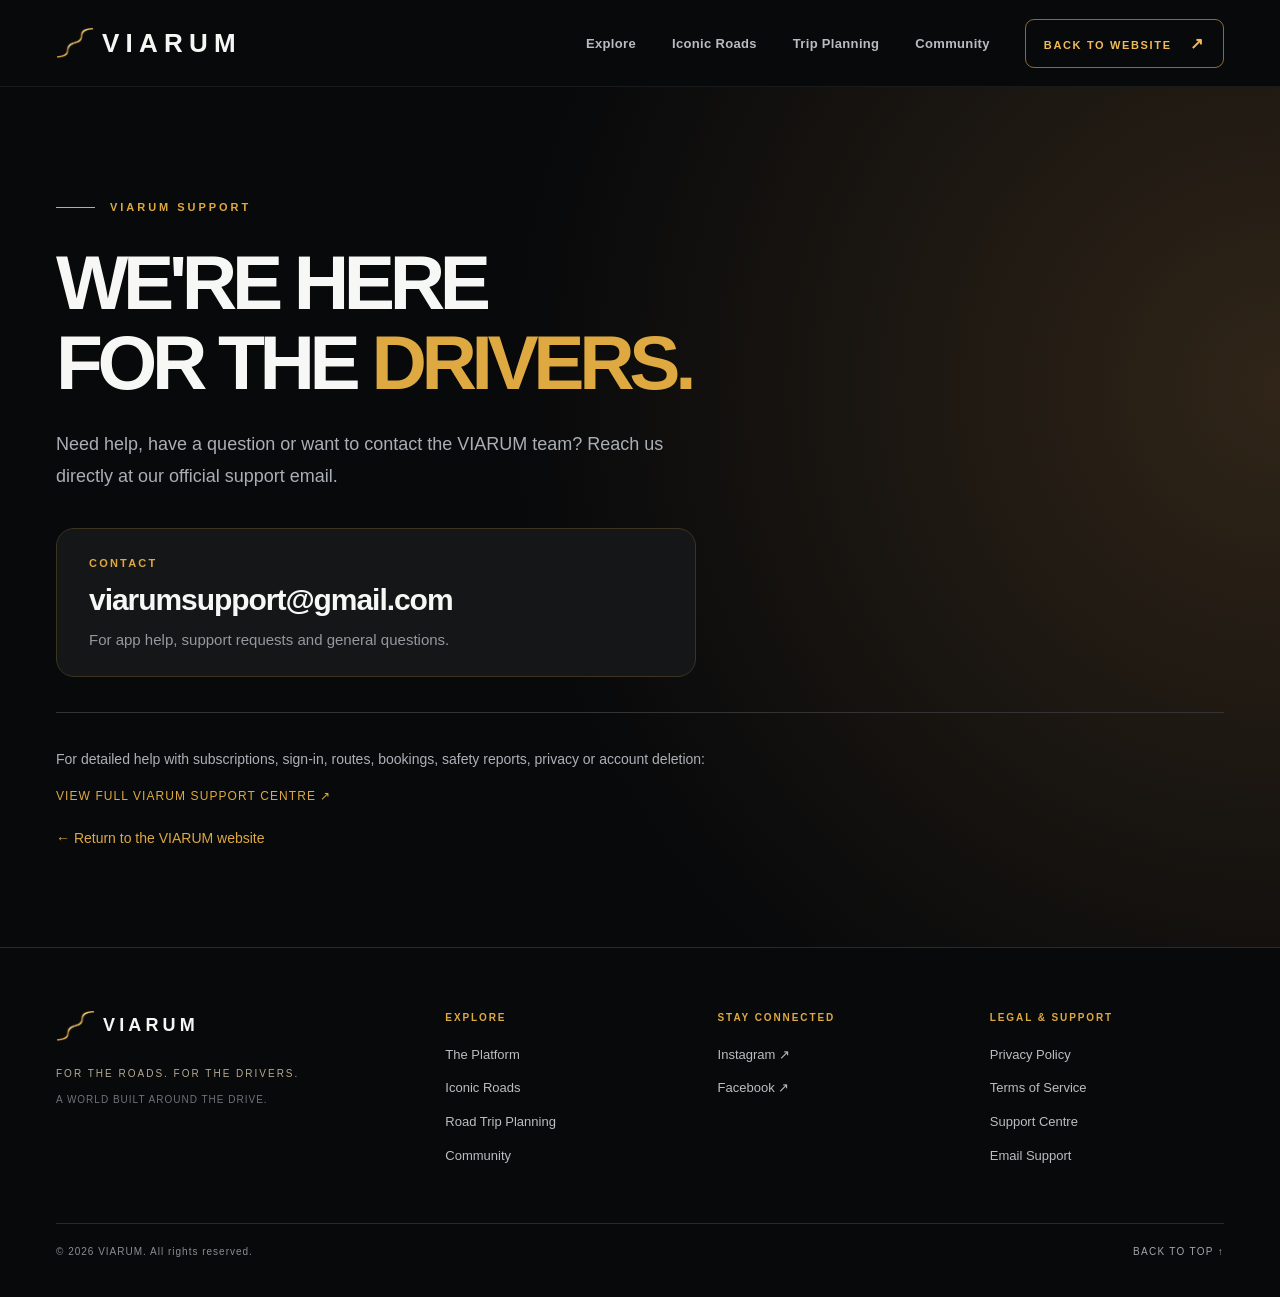
<file: support.html>
<!doctype html>
<html lang="en">
<head>
  <meta charset="utf-8"><meta name="viewport" content="width=device-width, initial-scale=1">
  <meta name="theme-color" content="#08090b">
  <meta name="description" content="VIARUM support and contact information.">
  <link rel="icon" type="image/png" href="assets/favicon.png">
  <link rel="stylesheet" href="styles.css">
  <title>Support | VIARUM</title>
  <script src="script.js" defer></script>
</head>
<body>
  <a class="skip" href="#main">Skip to main content</a>
  <header class="site-header">
    <div class="container header-inner">
      <a class="brand" href="index.html"><img class="brand-mark" src="assets/viarum-mark-repaired.webp" alt="" width="38" height="38"><span class="brand-name">VIARUM</span></a>
      <nav class="desktop-nav" aria-label="Main navigation"><a href="index.html#explore">Explore</a><a href="index.html#roads">Iconic Roads</a><a href="index.html#planner">Trip Planning</a><a href="index.html#community">Community</a></nav>
      <div class="nav-end"><a class="nav-cta" href="index.html">BACK TO WEBSITE <span aria-hidden="true">↗</span></a><button type="button" class="menu-toggle" aria-label="Open navigation" aria-controls="mobile-nav" aria-expanded="false"><span></span><span></span></button></div>
    </div>
    <nav class="mobile-nav" id="mobile-nav" hidden aria-label="Mobile navigation"><a href="index.html">Home</a><a href="index.html#explore">Explore</a><a href="index.html#roads">Iconic Roads</a></nav>
  </header>
  <main id="main" class="support-main"><div class="container support-content"><p class="eyebrow"><span class="gold-rule"></span> VIARUM SUPPORT</p><h1>WE'RE HERE<br>FOR THE <em>DRIVERS.</em></h1><p>Need help, have a question or want to contact the VIARUM team? Reach us directly at our official support email.</p><div class="support-panel"><p>CONTACT</p><a href="mailto:viarumsupport@gmail.com">viarumsupport@gmail.com</a><span>For app help, support requests and general questions.</span></div><div class="support-more"><p>For detailed help with subscriptions, sign-in, routes, bookings, safety reports, privacy or account deletion:</p><a class="text-back" href="https://viarumapp.github.io/viarum/support.html">VIEW FULL VIARUM SUPPORT CENTRE ↗</a></div><a class="text-back" href="index.html">← Return to the VIARUM website</a></div></main>
  <footer class="site-footer">
 <div class="container footer-inner footer-luxe">
  <div class="footer-identity"><a class="footer-brand" href="index.html" aria-label="VIARUM home"><img src="assets/viarum-mark-repaired.webp" alt="" width="40" height="35"><span>VIARUM</span></a><p>FOR THE ROADS. FOR THE DRIVERS.</p><span class="footer-tagline">A WORLD BUILT AROUND THE DRIVE.</span></div>
  <div class="footer-group"><p class="footer-heading">EXPLORE</p><nav aria-label="Explore"><a href="index.html#explore">The Platform</a><a href="index.html#roads">Iconic Roads</a><a href="index.html#planner">Road Trip Planning</a><a href="index.html#community">Community</a></nav></div>
  <div class="footer-group"><p class="footer-heading">STAY CONNECTED</p><nav aria-label="Social media"><a href="https://www.instagram.com/viarumapp/" target="_blank" rel="noopener noreferrer">Instagram ↗</a><a href="https://www.facebook.com/1287284864467090/">Facebook ↗</a></nav></div>
  <div class="footer-group"><p class="footer-heading">LEGAL & SUPPORT</p><nav aria-label="Legal and support"><a href="https://viarumapp.github.io/viarum/privacy.html">Privacy Policy</a><a href="https://viarumapp.github.io/viarum/terms.html">Terms of Service</a><a href="https://viarumapp.github.io/viarum/support.html">Support Centre</a><a href="mailto:viarumsupport@gmail.com">Email Support</a></nav></div>
 </div>
 <div class="container footer-base"><span>© 2026 VIARUM. All rights reserved.</span><a href="#top">BACK TO TOP ↑</a></div>
</footer>
</body>
</html>
</file>
<file: styles.css>
:root{--bg:#090a0c;--panel:#161719;--panel2:#1f2023;--stroke:#313237;--gold:#dea940;--gold-light:#f3d08b;--white:#f7f7f6;--muted:#a7a8ad;--soft:#787b83;--max:1320px}
*{box-sizing:border-box}
html{scroll-behavior:smooth}
body{margin:0;overflow-x:hidden;background:var(--bg);color:var(--white);font-family:-apple-system,BlinkMacSystemFont,"Helvetica Neue",Arial,sans-serif;-webkit-font-smoothing:antialiased}
a{color:inherit;text-decoration:none}
img{display:block;max-width:100%}
button{font:inherit}
.container{width:min(var(--max),calc(100% - 112px));margin:0 auto}
.skip{position:absolute;left:-999px;top:auto;width:1px;height:1px;overflow:hidden}
.skip:focus{left:12px;top:12px;width:auto;height:auto;z-index:1000;padding:10px 15px;color:#000;background:#fff}
.site-header{position:sticky;top:0;z-index:90;height:87px;background:rgba(9,10,12,.92);border-bottom:1px solid rgba(255,255,255,.07);backdrop-filter:blur(22px)}
.header-inner{height:100%;display:flex;align-items:center;justify-content:space-between;gap:35px}
.brand,.footer-brand{display:inline-flex;align-items:center;gap:8px}
.brand-mark{width:38px;height:38px;object-fit:contain;object-position:center;mix-blend-mode:screen}
.brand-name,.footer-brand span{font-size:26px;letter-spacing:.24em;font-weight:760;color:#f6f6f4}
.desktop-nav{display:flex;align-items:center;gap:36px;margin-left:auto}
.desktop-nav a{font-size:13px;font-weight:580;color:#b8bbc0;letter-spacing:.025em;transition:color .2s}
.desktop-nav a:hover{color:var(--white)}
.nav-end{display:flex;align-items:center}
.nav-cta{border:1px solid rgba(222,169,64,.62);border-radius:9px;color:#f0bb57;padding:14px 18px;font-size:11px;letter-spacing:.15em;font-weight:800;transition:background .2s}
.nav-cta:hover{background:#2d2619}
.nav-cta span{margin-left:14px;font-size:16px}
.menu-toggle{display:none;border:0;background:transparent;width:42px;height:42px;flex-direction:column;justify-content:center;align-items:center;gap:6px;cursor:pointer}
.menu-toggle span{width:23px;height:2px;background:var(--gold)}
.menu-toggle[aria-expanded="true"] span:first-child{transform:translateY(4px) rotate(45deg)}
.menu-toggle[aria-expanded="true"] span:last-child{transform:translateY(-4px) rotate(-45deg)}
.mobile-nav{display:none}
/* hero */
.hero{position:relative;overflow:hidden;border-bottom:1px solid rgba(255,255,255,.085)}
.hero-ambient{position:absolute;pointer-events:none;inset:0;background:radial-gradient(circle at 72% 40%,rgba(167,108,30,.22),transparent 30%),linear-gradient(90deg,#090a0c 0%,#0a0b0e 42%,#101013 100%)}
.hero-layout{position:relative;display:grid;grid-template-columns:51% 49%;align-items:center;min-height:790px}
.hero-content{position:relative;z-index:4;padding:76px 0 86px}
.hero-kicker,.eyebrow{display:flex;align-items:center;gap:15px;font-size:11px;letter-spacing:.27em;color:var(--gold);font-weight:800;line-height:1.7}
.gold-rule{display:inline-block;width:39px;height:1px;background:var(--gold)}
.hero h1{font-size:clamp(63px,6.1vw,101px);line-height:.98;letter-spacing:-.077em;font-weight:810;margin:30px 0 27px;white-space:nowrap}
.hero h1 span{color:var(--gold)}
.hero-description{font-size:17px;line-height:1.76;color:#b8bbc1;max-width:520px;margin:0}
.hero-actions{display:flex;gap:14px;flex-wrap:wrap;margin-top:34px}
.button{display:inline-flex;align-items:center;justify-content:center;gap:20px;min-height:59px;padding:0 29px;border:1px solid transparent;border-radius:11px;font-weight:820;font-size:12px;letter-spacing:.095em;transition:transform .2s ease,background .2s ease}
.button:hover{transform:translateY(-3px)}
.button-gold{background:linear-gradient(125deg,#eab654,#f2d184 52%,#d4a045);color:#13100b;box-shadow:0 12px 42px rgba(222,169,64,.16)}
.button-outline{border-color:#454649;background:rgba(24,25,29,.55);color:#e7e7e9}
.hero-subline{margin:44px 0 0;font-size:9px;letter-spacing:.16em;color:#8c8d90;font-weight:740}
.hero-subline span{color:var(--gold);margin:0 8px}
.hero-stage{position:relative;height:715px;margin-left:-56px}
.road-photo-wrap{position:absolute;top:22px;right:-56px;width:90%;height:660px;overflow:hidden;border-radius:22px;border:1px solid rgba(222,169,64,.18);box-shadow:0 30px 75px #0009}
.road-photo-wrap img{width:100%;height:100%;object-fit:cover;object-position:50% 52%;filter:saturate(1.02) contrast(1.02)}
.road-photo-wrap:after{content:"";position:absolute;inset:0;background:linear-gradient(90deg,#090a0c 0%,rgba(9,10,12,.46) 30%,transparent 72%),linear-gradient(0deg,rgba(0,0,0,.68),transparent 30%)}
.hero-halo{position:absolute;pointer-events:none;width:560px;height:540px;right:13%;top:9%;background:radial-gradient(circle,rgba(244,172,62,.11),transparent 64%);filter:blur(17px)}
.phone{position:relative;overflow:hidden;background:#080809;border:8px solid #262628;border-radius:47px;box-shadow:0 0 0 2px #515153,0 23px 70px rgba(0,0,0,.78)}
.phone img{width:100%;height:100%;object-fit:cover;object-position:top center;border-radius:37px}
.phone-camera{position:absolute;top:9px;left:50%;width:78px;height:19px;border-radius:18px;background:#020204;z-index:5;transform:translateX(-50%);box-shadow:0 1px 8px #0009}
.hero-phone{position:absolute;top:68px;right:-25px;width:247px;height:538px;z-index:2;transform:rotate(3deg)}
.hero-stamp{position:absolute;bottom:60px;left:64px;z-index:3;padding:12px 24px;display:flex;gap:6px;align-items:center;border:1px solid #92713b77;background:#121311df;backdrop-filter:blur(15px);border-radius:14px;box-shadow:0 10px 50px #0008}
.hero-stamp img{width:72px;height:46px;object-fit:contain;mix-blend-mode:screen}
.hero-stamp span{font-size:12px;letter-spacing:.18em;font-weight:790;color:#f1dbb1;line-height:1.6}
.hero-image-caption{position:absolute;right:0;bottom:2px;font-size:10px;letter-spacing:.17em;color:#8e8f93;font-weight:700}
.hero-bottom{position:relative;display:flex;align-items:center;justify-content:space-between;padding:14px 0 23px;font-size:9px;color:#8d8e92;letter-spacing:.22em;font-weight:700}
/* intro */
.intro-section{padding:135px 0 148px;background:#0b0c0e}
.intro-grid{display:grid;grid-template-columns:31% 69%;gap:30px}
.intro-label{font-size:11px;font-weight:780;letter-spacing:.19em;color:#aaadb2;padding-top:24px}
.section-no{color:var(--gold)}
.intro-body h2{margin:0;font-size:clamp(43px,5.4vw,76px);line-height:1.12;letter-spacing:-.055em;font-weight:780}
em{font-style:normal;color:var(--gold)}
.intro-body p{margin:29px 0 39px;font-size:18px;color:#afb2bb;line-height:1.85;max-width:705px}
.intro-values{display:flex;flex-wrap:wrap;gap:15px}
.intro-values span{font-size:10px;color:#d9d9d9;letter-spacing:.16em;font-weight:800;border:1px solid #3d3d41;padding:13px 18px;border-radius:7px}
/* feature editorial */
.feature-section{border-top:1px solid rgba(255,255,255,.05);overflow:hidden}
.feature-roads{background:radial-gradient(circle at 30% 50%,rgba(198,130,36,.07),transparent 37%),#0e0f11}
.feature-planner{background:radial-gradient(circle at 78% 40%,rgba(198,130,36,.08),transparent 40%),#090a0c}
.feature-grid{display:grid;grid-template-columns:54% 46%;align-items:center;min-height:825px;gap:40px}
.feature-reverse{grid-template-columns:44% 56%}
.feature-visual{height:740px;position:relative}
.visual-roads{display:flex;align-items:center;justify-content:center}
.visual-texture{font-size:330px;font-weight:900;letter-spacing:-.1em;line-height:1;color:#1d1b18;position:absolute;top:160px;left:15px;text-shadow:0 0 50px #dda3380a}
.feature-phone{position:absolute;width:253px;height:550px;z-index:2}
.phone-roads-one{left:80px;top:54px;transform:rotate(-8deg)}
.phone-roads-two{left:280px;top:134px;transform:rotate(7deg);z-index:3}
.visual-label{position:absolute;bottom:10px;left:60px;font-size:10px;letter-spacing:.18em;color:#b1b2b5;font-weight:700}
.visual-label span{color:var(--gold)}
.feature-copy{padding:48px 0}
.feature-copy h2{font-weight:790;font-size:clamp(49px,4.6vw,71px);line-height:1.08;letter-spacing:-.06em;margin:28px 0}
.feature-copy>p:not(.eyebrow){font-size:17px;line-height:1.86;color:#aaadb5;max-width:500px}
.feature-details{display:grid;gap:23px;margin-top:39px;padding-top:29px;border-top:1px solid #323338}
.feature-details>div{display:flex;gap:20px;flex-direction:column}
.feature-details strong{font-size:11px;letter-spacing:.14em;color:#e9b653}
.feature-details span{color:#a8a9ad;font-size:14px;line-height:1.5}
.visual-plan{display:flex;align-items:center;justify-content:center}
.phone-plan-one{left:100px;top:35px;transform:rotate(-7deg);z-index:3}
.phone-plan-two{left:330px;top:140px;transform:rotate(7deg)}
/* scenic statement */
.cinematic{height:690px;position:relative;overflow:hidden;border-top:1px solid #403015;border-bottom:1px solid #4f3918}
.cinematic-image{position:absolute;inset:0;background:#050505}
.cinematic-image img{width:100%;height:100%;object-fit:cover;object-position:50% 65%;opacity:.61}
.cinematic-image:after{content:"";position:absolute;inset:0;background:linear-gradient(90deg,#08090be8 0%,#08090b8a 45%,#08090b2a 100%),linear-gradient(0deg,#08090ba8,transparent 35%)}
.cinematic-content{position:relative;height:100%;display:flex;flex-direction:column;align-items:flex-start;justify-content:center}
.cinematic-content img{object-fit:contain;object-position:left;width:120px;height:90px;mix-blend-mode:screen}
.cinematic-content p{font-weight:800;font-size:11px;letter-spacing:.27em;color:#f2c06b;margin:18px 0}
.cinematic-content h2{font-size:clamp(55px,6.2vw,94px);line-height:1.02;letter-spacing:-.06em;margin:6px 0;font-weight:810}
/* screenshots */
.community-section{padding:143px 0 130px;background:#0d0e10}
.community-head{display:flex;align-items:flex-end;justify-content:space-between;gap:65px}
.community-head h2{font-size:clamp(46px,5.1vw,76px);font-weight:790;letter-spacing:-.058em;line-height:1.1;margin:23px 0 0}
.community-head>p{max-width:340px;font-size:17px;line-height:1.83;color:#b1b2b8;margin:0 0 7px}
.screen-showcase{display:grid;grid-template-columns:repeat(3,minmax(0,1fr));gap:30px;margin-top:77px}
.showcase-item{min-width:0;display:flex;flex-direction:column;align-items:center;gap:28px}
.showcase-phone{width:min(100%,293px);height:637px}
.showcased{transform:translateY(-24px)}
.showcase-caption{width:min(100%,315px)}
.showcase-caption>span{font-size:10px;font-weight:810;letter-spacing:.16em;color:var(--gold)}
.showcase-caption h3{font-size:26px;letter-spacing:-.035em;font-weight:710;margin:12px 0 8px}
.showcase-caption p{margin:0;font-size:15px;line-height:1.68;color:#9c9ea5}
.screen-disclosure{text-align:center;font-size:11px;letter-spacing:.04em;color:#777982;margin-top:65px}
/* close */
.closing-section{border-top:1px solid #292a2e;background:radial-gradient(circle at 50% 40%,#2b2115 0%,#101012 42%,#090a0c 76%);padding:110px 0 120px}
.closing-inner{display:flex;align-items:center;flex-direction:column;text-align:center}
.closing-inner img{width:115px;height:88px;object-fit:contain;mix-blend-mode:screen;margin-bottom:32px}
.closing-inner .eyebrow{display:block}
.closing-inner h2{font-size:clamp(65px,7.3vw,106px);line-height:.98;letter-spacing:-.065em;margin:24px 0 21px}
.closing-inner>p:not(.eyebrow){max-width:620px;color:#b8b8bc;font-size:18px;line-height:1.85;margin:0 auto 36px}
/* footer */
.site-footer{padding:35px 0 40px;border-top:1px solid #292a30;background:#08090b}
.footer-inner{display:flex;align-items:center;justify-content:space-between;gap:24px}
.footer-brand img{width:39px;height:32px;object-fit:contain;mix-blend-mode:screen}
.footer-brand span{font-size:18px;letter-spacing:.23em}
.footer-inner p{font-size:10px;letter-spacing:.2em;color:#a9a9a9}
.footer-inner nav{display:flex;gap:25px;flex-wrap:wrap}
.footer-inner nav a{font-size:12px;color:#b4b4b8}
/* support */
.support-main{min-height:calc(100vh - 167px);display:flex;align-items:center;background:radial-gradient(circle at 100% 35%,#302518,#08090b 55%);padding:100px 0}
.support-content h1{font-size:clamp(55px,6vw,88px);line-height:1.05;letter-spacing:-.07em;margin:25px 0}
.support-content>p:not(.eyebrow){font-size:18px;line-height:1.8;color:#aaaeb6;max-width:610px}
.support-panel{max-width:640px;background:#151618;border:1px solid #3c3323;border-radius:18px;padding:28px 32px;margin:35px 0}
.support-panel>p{font-size:11px;font-weight:800;letter-spacing:.2em;color:var(--gold);margin:0 0 14px}
.support-panel>a{display:block;font-size:clamp(18px,3vw,30px);font-weight:650;letter-spacing:-.035em;overflow-wrap:anywhere}
.support-panel>span{display:block;margin-top:14px;color:#96989e;font-size:15px}
.text-back{font-size:14px;color:var(--gold)}
@media(max-width:1230px){
 .container{width:calc(100% - 76px)}
 .hero-layout{grid-template-columns:52% 48%}
 .hero h1{font-size:clamp(60px,6.1vw,84px)}
 .hero-stage{margin-left:-20px}
 .road-photo-wrap{right:-35px}
 .feature-grid{grid-template-columns:52% 48%}
 .feature-reverse{grid-template-columns:45% 55%}
 .phone-roads-one{left:40px}.phone-roads-two{left:205px}
 .phone-plan-one{left:60px}.phone-plan-two{left:230px}
}
@media(max-width:960px){
 .desktop-nav,.nav-cta{display:none}
 .menu-toggle{display:flex}
 .mobile-nav:not([hidden]){display:flex;flex-direction:column;gap:0;background:#111214;border-top:1px solid #303137;padding:9px 38px 22px}
 .mobile-nav a{font-size:15px;padding:15px 0;border-bottom:1px solid #292a2d}
 .hero-layout{grid-template-columns:1fr;min-height:auto}
 .hero-content{padding:88px 0 15px}
 .hero h1{font-size:clamp(65px,10.6vw,95px)}
 .hero-description{max-width:650px}
 .hero-stage{margin:15px auto 20px;width:min(100%,680px);height:650px}
 .road-photo-wrap{right:0;top:0;height:600px}
 .hero-phone{right:14px;top:50px}
 .hero-stamp{left:55px;bottom:65px}
 .intro-section{padding:100px 0}
 .intro-grid{grid-template-columns:1fr;gap:34px}
 .feature-grid,.feature-reverse{grid-template-columns:1fr;gap:0;padding-top:65px;padding-bottom:65px;min-height:auto}
 .feature-visual{order:2;width:min(100%,650px);margin:auto;height:700px}
 .feature-copy{order:1;padding:20px 0 40px}
 .feature-copy>p:not(.eyebrow){max-width:680px}
 .feature-details{grid-template-columns:repeat(2,1fr)}
 .phone-roads-one{left:15%;}.phone-roads-two{left:46%}
 .phone-plan-one{left:17%;}.phone-plan-two{left:48%}
 .cinematic{height:560px}
 .community-section{padding:100px 0}
 .community-head{display:block}
 .community-head>p{max-width:620px;margin-top:24px}
 .showcase-phone{height:550px}
}
@media(max-width:640px){
 .container{width:calc(100% - 38px)}
 .site-header{height:68px}
 .brand-mark{width:31px;height:31px}.brand-name{font-size:20px}
 .hero-content{padding:64px 0 0}
 .hero-kicker,.eyebrow{font-size:9px;letter-spacing:.19em;gap:10px}.gold-rule{width:25px}
 .hero h1{font-size:clamp(51px,13vw,70px);margin:24px 0}
 .hero-description{font-size:15px;line-height:1.76}
 .hero-actions{gap:11px;margin-top:27px}
 .button{font-size:11px;min-height:52px;width:100%;padding:0 22px}
 .hero-subline{font-size:7.5px;line-height:1.6;margin:26px 0 0}
 .hero-subline span{margin:0 3px}
 .hero-stage{height:510px;width:100%;margin-top:25px}
 .road-photo-wrap{height:485px;width:98%;right:0;top:0;border-radius:15px}
 .hero-phone{width:173px;height:376px;right:4px;top:38px;border-radius:34px;border-width:6px}
 .hero-phone img{border-radius:26px}
 .phone-camera{top:6px;height:12px;width:60px}
 .hero-stamp{left:-2px;bottom:28px;padding:8px 11px;border-radius:10px}
 .hero-stamp img{width:43px;height:33px}.hero-stamp span{font-size:8px}
 .hero-image-caption{right:8px;bottom:3px;font-size:7px}
 .hero-bottom{padding:9px 0 20px}
 .intro-section{padding:77px 0 84px}
 .intro-grid{gap:27px}.intro-body h2{font-size:clamp(38px,10vw,53px)}
 .intro-body p{font-size:15px;margin:20px 0 28px}
 .intro-values{gap:8px}.intro-values span{font-size:8px;padding:10px 12px}
 .feature-grid,.feature-reverse{padding-top:65px;padding-bottom:42px}
 .feature-copy h2{font-size:clamp(42px,11vw,60px);margin:17px 0}
 .feature-copy>p:not(.eyebrow){font-size:15px;line-height:1.77}
 .feature-details{display:block;margin-top:25px;padding-top:20px}.feature-details>div{margin-bottom:18px;gap:7px}
 .feature-visual{height:535px}
 .feature-phone{width:177px;height:387px;border-width:6px;border-radius:34px}
 .feature-phone img{border-radius:25px}
 .phone-roads-one{left:3%;top:38px}.phone-roads-two{left:46%;top:110px}
 .phone-plan-one{left:5%;top:37px}.phone-plan-two{left:47%;top:110px}
 .visual-texture{font-size:230px;left:2px;top:120px}
 .visual-label{font-size:8px;left:5px;bottom:15px}
 .cinematic{height:460px}
 .cinematic-content img{width:76px;height:58px}
 .cinematic-content h2{font-size:clamp(42px,10.6vw,62px)}
 .cinematic-content p{font-size:8.5px}
 .community-section{padding:78px 0}
 .community-head h2{font-size:clamp(43px,10vw,57px);margin-top:15px}
 .community-head>p{font-size:15px;line-height:1.77;margin-top:16px}
 .screen-showcase{display:flex;overflow-x:auto;scroll-snap-type:x mandatory;gap:20px;align-items:flex-start;margin:38px -19px 0;padding:10px 35px 35px;scrollbar-width:none}
 .screen-showcase::-webkit-scrollbar{display:none}
 .showcase-item{flex:0 0 75vw;max-width:300px;scroll-snap-align:center;gap:23px}
 .showcase-phone{width:100%;height:auto;aspect-ratio:706/1536;max-height:630px;border-radius:37px}
 .showcase-phone img{border-radius:28px}
 .showcased{transform:none}
 .showcase-caption{max-width:100%}
 .showcase-caption h3{font-size:21px}
 .showcase-caption p{font-size:13px}
 .screen-disclosure{font-size:10px;margin-top:16px}
 .closing-section{padding:88px 0 95px}
 .closing-inner img{width:95px;height:70px;margin-bottom:18px}
 .closing-inner h2{font-size:clamp(49px,12vw,75px)}
 .closing-inner>p:not(.eyebrow){font-size:15px}
 .closing-inner .button{width:auto;min-width:240px}
 .footer-inner{flex-direction:column;align-items:flex-start;gap:12px}
 .footer-inner nav{gap:20px}
 .support-main{padding:90px 0}
 .support-content h1{font-size:clamp(45px,12vw,65px)}
 .support-content>p:not(.eyebrow){font-size:15px}
 .support-panel{padding:23px}
}
@media(prefers-reduced-motion:reduce){html{scroll-behavior:auto}.button{transition:none}}

/* Official social and legal footer */
.site-footer{padding-top:62px}
.footer-luxe{display:grid;grid-template-columns:minmax(230px,1.5fr) repeat(3,minmax(140px,1fr));gap:38px;align-items:start}
.footer-luxe .footer-identity{min-width:0}
.footer-luxe .footer-identity p{font-size:10px;letter-spacing:.2em;margin-top:20px;color:#b5aa91;line-height:1.6}
.footer-tagline{display:block;color:#70727a;font-size:10px;letter-spacing:.1em;margin-top:12px}
.footer-luxe .footer-heading{font-size:10px;font-weight:800;letter-spacing:.19em;color:var(--gold);margin:2px 0 22px}
.footer-luxe .footer-group nav{display:flex;flex-direction:column;align-items:flex-start;gap:13px}
.footer-luxe .footer-group nav a{font-size:13px;color:#bdbdc1;letter-spacing:0;line-height:1.6;text-decoration:none;transition:color .2s ease}
.footer-luxe .footer-group nav a:hover,.footer-luxe .footer-group nav a:focus{color:var(--gold)}
.footer-base{display:flex;justify-content:space-between;align-items:center;gap:15px;flex-wrap:wrap;border-top:1px solid #27292d;padding-top:22px;margin-top:56px;color:#8b8c92;font-size:10px;letter-spacing:.1em}
.footer-base a{color:#a4a5aa;font-size:10px;text-decoration:none;letter-spacing:.13em}
.closing-actions{display:flex;gap:15px;flex-wrap:wrap;justify-content:center}
.closing-actions .button{min-width:192px}
.support-more{border-top:1px solid #343235;padding:21px 0 25px;margin-top:24px}
.support-more p{font-size:14px;color:#aeb0b8;line-height:1.7}
.support-more .text-back{font-size:12px;letter-spacing:.09em}
@media(max-width:920px){.footer-luxe{grid-template-columns:repeat(2,minmax(0,1fr));gap:40px}.footer-identity{grid-column:span 2}}
@media(max-width:640px){.site-footer{padding-top:48px}.footer-luxe{grid-template-columns:repeat(2,minmax(0,1fr));gap:30px}.footer-identity{grid-column:span 2}.footer-luxe .footer-heading{font-size:9px}.footer-luxe .footer-group nav a{font-size:12px}.closing-actions{width:min(100%,340px);flex-direction:column}.closing-actions .button{width:100%}.footer-base{margin-top:36px}}

/* App Store buttons use the real listing when Apple's catalog confirms release */
.closing-actions{align-items:center}
.closing-actions [data-viarum-store-link]{display:inline-flex}

.hero-launch{position:absolute;inset:0;width:100%;height:100%;object-fit:cover;z-index:3}
.hero-replay{position:absolute;bottom:13%;left:50%;transform:translateX(-50%);z-index:6;min-height:44px;padding:0 14px;border:1px solid #ac915e;border-radius:999px;background:#111318;color:#f1dbb1;font:inherit;font-size:12px;font-weight:600;white-space:nowrap;cursor:pointer}
.hero-replay:focus-visible{outline:2px solid #f1dbb1;outline-offset:3px}
@media(prefers-reduced-motion:reduce){.hero-launch,.hero-replay{display:none}}

/* Shared page tabs and homepage motion. */
.site-header{height:auto}
.header-inner{min-height:86px}
.site-tabs{display:flex;justify-content:center;gap:clamp(18px,5vw,48px);border-top:1px solid rgba(255,255,255,.07);padding:0 16px}
.site-tabs a{padding:9px 2px;color:#b8bbc0;font-size:12px;border-bottom:2px solid transparent;transition:color .2s,border-color .2s}
.site-tabs a:hover,.site-tabs a:focus-visible,.site-tabs a[aria-current=page]{color:var(--gold);border-bottom-color:currentColor}
main section[id]{scroll-margin-top:135px}
.hero-tour-frame{position:absolute;inset:0;z-index:3}
.hero-tour-frame.is-playing{animation:tour-screen 2.8s both}
.visual-roads.is-in-view .feature-phone,.visual-planner.is-in-view .feature-phone{animation:phone-reveal .85s cubic-bezier(.2,.7,.2,1) both}
.visual-roads.is-in-view .feature-phone:nth-of-type(2),.visual-planner.is-in-view .feature-phone:nth-of-type(2){animation-delay:.12s}
@keyframes phone-reveal{from{opacity:.55;translate:0 18px}to{opacity:1;translate:0 0}}
@keyframes tour-screen{0%,100%{opacity:0}18%,82%{opacity:1}}
@media(max-width:640px){.header-inner{min-height:62px}.site-tabs a{padding-block:8px}}
@media(prefers-reduced-motion:reduce){.site-tabs a{transition:none}.hero-tour-frame{display:none}.visual-roads.is-in-view .feature-phone,.visual-planner.is-in-view .feature-phone{animation:none}}
.hero-tour-frame[hidden],.hero-launch[hidden],.hero-replay[hidden]{display:none}

.hero h1 .hero-line{display:block;color:inherit}
.hero h1 strong{color:var(--gold);font-weight:inherit}
.hero h1{font-size:clamp(37px,4.2vw,72px);line-height:1.04}
.hero-stage .preview-controls{position:absolute;z-index:4;left:0;bottom:24px;display:flex;flex-wrap:wrap;gap:4px;padding:5px;border:1px solid #a487565e;border-radius:14px;background:#111318f2}
.preview-controls button{font:inherit;font-size:12px;min-height:44px;padding:0 11px;border:0;border-radius:9px;background:transparent;color:#e6e2d9;cursor:pointer}
.preview-controls button[aria-pressed="true"]{background:#30271a;color:#f1c775}
.preview-controls button:focus-visible{outline:2px solid #f1c775;outline-offset:-2px}
@media(max-width:960px){.hero h1{font-size:clamp(38px,7.5vw,69px)}.hero-content{padding-top:48px}}
@media(max-width:640px){
  .hero-content{padding-top:26px}
  .hero h1{font-size:clamp(29px,8.65vw,54px);margin:13px 0 12px}
  .hero-description{font-size:15px;line-height:1.55}
  .hero-actions{display:grid;grid-template-columns:1fr 1fr;gap:8px;margin-top:17px}
  .hero-actions .button{min-width:0;min-height:44px;padding:9px 6px;font-size:10px;letter-spacing:.08em;text-align:center;justify-content:center}
  .hero-actions .button span{margin-left:4px}
  .hero-stage{margin-top:14px;height:445px}
  .hero-stage .road-photo-wrap{top:0}
  .hero-phone{top:10px;right:8px}
  .hero-stage .preview-controls{left:50%;bottom:4px;width:max-content;max-width:100%;justify-content:center;transform:translateX(-50%)}
}

.featured-drive{margin-block:clamp(32px,7vw,96px);border:1px solid #ffffff20;border-radius:22px;overflow:hidden;background:#111318}
.featured-drive-photo,.featured-drive-route{margin:0;position:relative}
.featured-drive-photo img{display:block;width:100%;height:clamp(205px,40vw,460px);object-fit:cover;object-position:center 50%}
.featured-drive-body{display:grid;grid-template-columns:minmax(0,1.45fr) minmax(0,1fr);align-items:center;gap:clamp(18px,4vw,64px);padding:clamp(20px,5vw,64px)}
.featured-drive h2{margin:9px 0 12px;font-size:clamp(32px,5vw,64px);line-height:1.02;letter-spacing:-.06em}
.featured-drive-body p:not(.eyebrow){color:#c1c2c6;line-height:1.65;margin:0}
.featured-drive-facts{display:flex;flex-wrap:wrap;gap:12px 30px;margin:20px 0}
.featured-drive-facts dt,.featured-drive-route figcaption{font-size:12px;color:#b9b7ba}
.featured-drive-facts dd{margin:2px 0 0;font-weight:700}
.featured-drive-link{display:inline-flex;align-items:center;gap:7px;min-height:44px;color:var(--gold);font-weight:650;text-decoration:underline;text-underline-offset:4px}
.featured-drive-route{padding:14px;border:1px solid #ffffff20;border-radius:14px;color:var(--gold);background:linear-gradient(180deg,#10141991,#0a0b0dea),url("assets/blue-ridge-parkway.webp") center 56% / cover #0c0e11}
.featured-drive-route polyline,.featured-drive-route circle{filter:drop-shadow(0 1px 2px #08090b)}
.featured-drive-route figcaption{color:#ede8de}
.featured-drive-route svg{display:block;width:100%;height:auto}
@media(max-width:640px){.featured-drive-body{grid-template-columns:minmax(0,1fr)}}

/* Interactive VIARUM 100 preview. Native details work without JavaScript. */
.road-atlas{padding:clamp(52px,8vw,108px) 0;background:radial-gradient(ellipse at 92% 5%,#241c10 0%,transparent 38%),#0c0d10;border-block:1px solid #ffffff10;scroll-margin-top:118px}
.road-atlas-heading{margin:0 0 clamp(24px,4vw,44px);max-width:720px}
.road-atlas-heading h2{font-size:clamp(32px,5.4vw,70px);line-height:1.02;letter-spacing:-.04em;margin:12px 0 13px}
.road-atlas-heading>p:last-child,.road-atlas-disclosure{color:#b8bbc1;font-size:14px;line-height:1.65}
.road-atlas-heading>p:last-child{max-width:550px;margin:0}
.road-atlas-list{display:grid;gap:10px}
.road-atlas-card{min-width:0;border:1px solid #323237;border-radius:15px;background:#141518}
.road-atlas-card[open]{border-color:#786337;background:#191815}
.road-atlas-card summary{display:grid;grid-template-columns:30px minmax(0,1fr) minmax(0,0.75fr) 20px;align-items:center;gap:12px;min-height:64px;list-style:none;padding:12px clamp(13px,2.8vw,28px);border-radius:14px;cursor:pointer}
.road-atlas-card summary::-webkit-details-marker{display:none}
.road-atlas-card summary:hover{background:#ffffff08}
.road-atlas-card summary:focus-visible,.road-atlas-source:focus-visible{outline:2px solid var(--gold-light);outline-offset:3px}
.road-atlas-index{color:var(--gold-light);font-size:11px;font-weight:800;letter-spacing:.12em;font-variant-numeric:tabular-nums}
.road-atlas-title{min-width:0;display:flex;flex-direction:column;gap:3px}
.road-atlas-region{color:#c2ae84;font-size:10px;letter-spacing:.1em;font-weight:790;text-transform:uppercase}
.road-atlas-name{font-size:clamp(15px,2.2vw,22px);font-weight:790;line-height:1.2}
.road-atlas-location{color:#c4c3c0;font-size:13px;line-height:1.4}
.road-atlas-toggle{display:grid;place-items:center;width:20px;height:20px;color:var(--gold-light)}
.road-atlas-toggle::before{content:"+";font-size:21px;line-height:1}
.road-atlas-card[open] .road-atlas-toggle::before{content:"−"}
.road-atlas-panel{display:grid;grid-template-columns:minmax(0,1fr) minmax(0,.8fr);gap:clamp(14px,3.5vw,42px);align-items:center;padding:clamp(14px,3vw,26px);border-top:1px solid #ffffff14}
.road-atlas-card[open] .road-atlas-panel{animation:road-atlas-appear .23s ease-out both}
@keyframes road-atlas-appear{from{opacity:.3;transform:translateY(-3px)}to{opacity:1;transform:none}}
.road-atlas-copy{min-width:0}
.road-atlas-copy>p{color:#e2e0da;font-size:15px;line-height:1.65;margin:0 0 14px;max-width:530px}
.road-atlas-facts{display:grid;grid-template-columns:repeat(2,minmax(0,1fr));gap:10px;margin:0 0 12px;max-width:520px}
.road-atlas-facts>div{border-left:1px solid #a58e59;padding-left:9px}
.road-atlas-facts dt{color:#c2ae84;font-size:10px;font-weight:760;text-transform:uppercase;letter-spacing:.07em;margin-bottom:3px}
.road-atlas-facts dd{color:#f5f1e7;font-size:13px;line-height:1.35;margin:0}
.road-atlas-source{min-height:44px;display:inline-flex;align-items:center;gap:6px;color:var(--gold-light);text-decoration:underline;text-underline-offset:4px;font-size:13px;font-weight:700}
.road-atlas-art{margin:0;min-width:0;overflow:hidden;border:1px solid #d2b16c38;border-radius:12px;background:radial-gradient(ellipse at 65% 36%,#302312,#111317 76%)}
.road-atlas-art svg{display:block;width:100%;height:auto;max-height:180px}
.road-atlas-art figcaption{display:block;padding:7px 10px;border-top:1px solid #d2b16c26;color:#c2b28c;font-size:10px;text-transform:uppercase;letter-spacing:.05em}
.road-atlas-contour{stroke:#b99758;stroke-width:1;opacity:.22}
.road-atlas-trace{stroke:#efc76d;stroke-width:2.5;stroke-linecap:round}
.road-atlas-pin{fill:#f3d08b;stroke:#21190c;stroke-width:1.25}
.road-atlas-disclosure{font-size:12px;margin:16px 0 0}
.featured-drive .road-atlas-jump{min-height:44px;display:inline-flex;align-items:center;gap:6px;margin-left:12px;color:var(--gold-light);text-underline-offset:4px;text-decoration:underline;font-size:13px;font-weight:650}
.featured-drive .road-atlas-jump:focus-visible{outline:2px solid var(--gold-light);outline-offset:3px}
@media(max-width:700px){
 .road-atlas{scroll-margin-top:90px}
 .road-atlas-card summary{grid-template-columns:22px minmax(0,1fr) 20px;gap:5px 9px;padding:12px}
 .road-atlas-index{grid-column:1;grid-row:1 / span 2}
 .road-atlas-title{grid-column:2;grid-row:1}
 .road-atlas-location{grid-column:2;grid-row:2;font-size:11px}
 .road-atlas-toggle{grid-column:3;grid-row:1 / span 2}
 .road-atlas-panel{grid-template-columns:minmax(0,1fr)}
 .road-atlas-art svg{max-height:132px}
 .featured-drive .road-atlas-jump{margin-left:0;display:flex;width:max-content;max-width:100%}
}
@media(prefers-reduced-motion:reduce){.road-atlas-card[open] .road-atlas-panel{animation:none}}

/* Leave shared roads below the sticky header and keep fragment links distinct. */
.road-atlas-card[id]{scroll-margin-top:135px}
.road-atlas-card:target{border-color:var(--gold-light)}
.road-atlas-permalink{display:inline-flex;align-items:center;gap:.35em;margin-left:14px;min-height:44px;color:var(--gold-light);font-size:.82rem;text-decoration:underline;text-underline-offset:.18em}
.road-atlas-permalink:focus-visible{outline:2px solid var(--gold-light);outline-offset:3px}
.showcase-caption .showcase-preview-note{margin-top:.65rem;color:var(--gold-light);font-size:.78rem;line-height:1.4}
@media(max-width:680px){.road-atlas-card[id]{scroll-margin-top:105px}}

/* Guest road sharing enhances the permanent anchor without replacing it. */
.road-atlas-share:not([hidden]){display:inline-flex;min-height:44px;align-items:center;margin:4px 0 4px 12px;padding:0 13px;border:1px solid var(--gold-light);border-radius:999px;background:transparent;color:var(--gold-light);font:inherit;font-size:.82rem;cursor:pointer}
.road-atlas-share:focus-visible{outline:2px solid var(--gold-light);outline-offset:3px}
.road-atlas-share-status:not(:empty){display:block;line-height:1.45;margin-top:6px;font-size:.82rem;color:var(--gold-light)}
@media(max-width:680px){.road-atlas-share:not([hidden]){margin-left:0}}

.drivers-log-preview{scroll-margin-top:135px;margin:2rem auto 0;padding:clamp(1.1rem,4vw,2rem);max-width:42rem;border:1px solid var(--gold-line,#76613d);border-radius:1rem;background:var(--panel,#141416)}
.drivers-log-preview:target{border-color:var(--gold-light)}
.drivers-log-preview h3{font-size:clamp(1.6rem,5vw,2.4rem);margin:.35rem 0 .45rem}
.drivers-log-preview p{max-width:55ch;margin:.45rem 0}
.drivers-log-preview .drivers-log-availability{font-size:.89rem}
.drivers-log-preview a{display:inline-flex;align-items:center;gap:.4em;min-height:44px;color:var(--gold-light);text-underline-offset:.2em}
.drivers-log-preview a:focus-visible{outline:2px solid var(--gold-light);outline-offset:3px}
@media(max-width:680px){.drivers-log-preview{scroll-margin-top:105px}}
</file>
